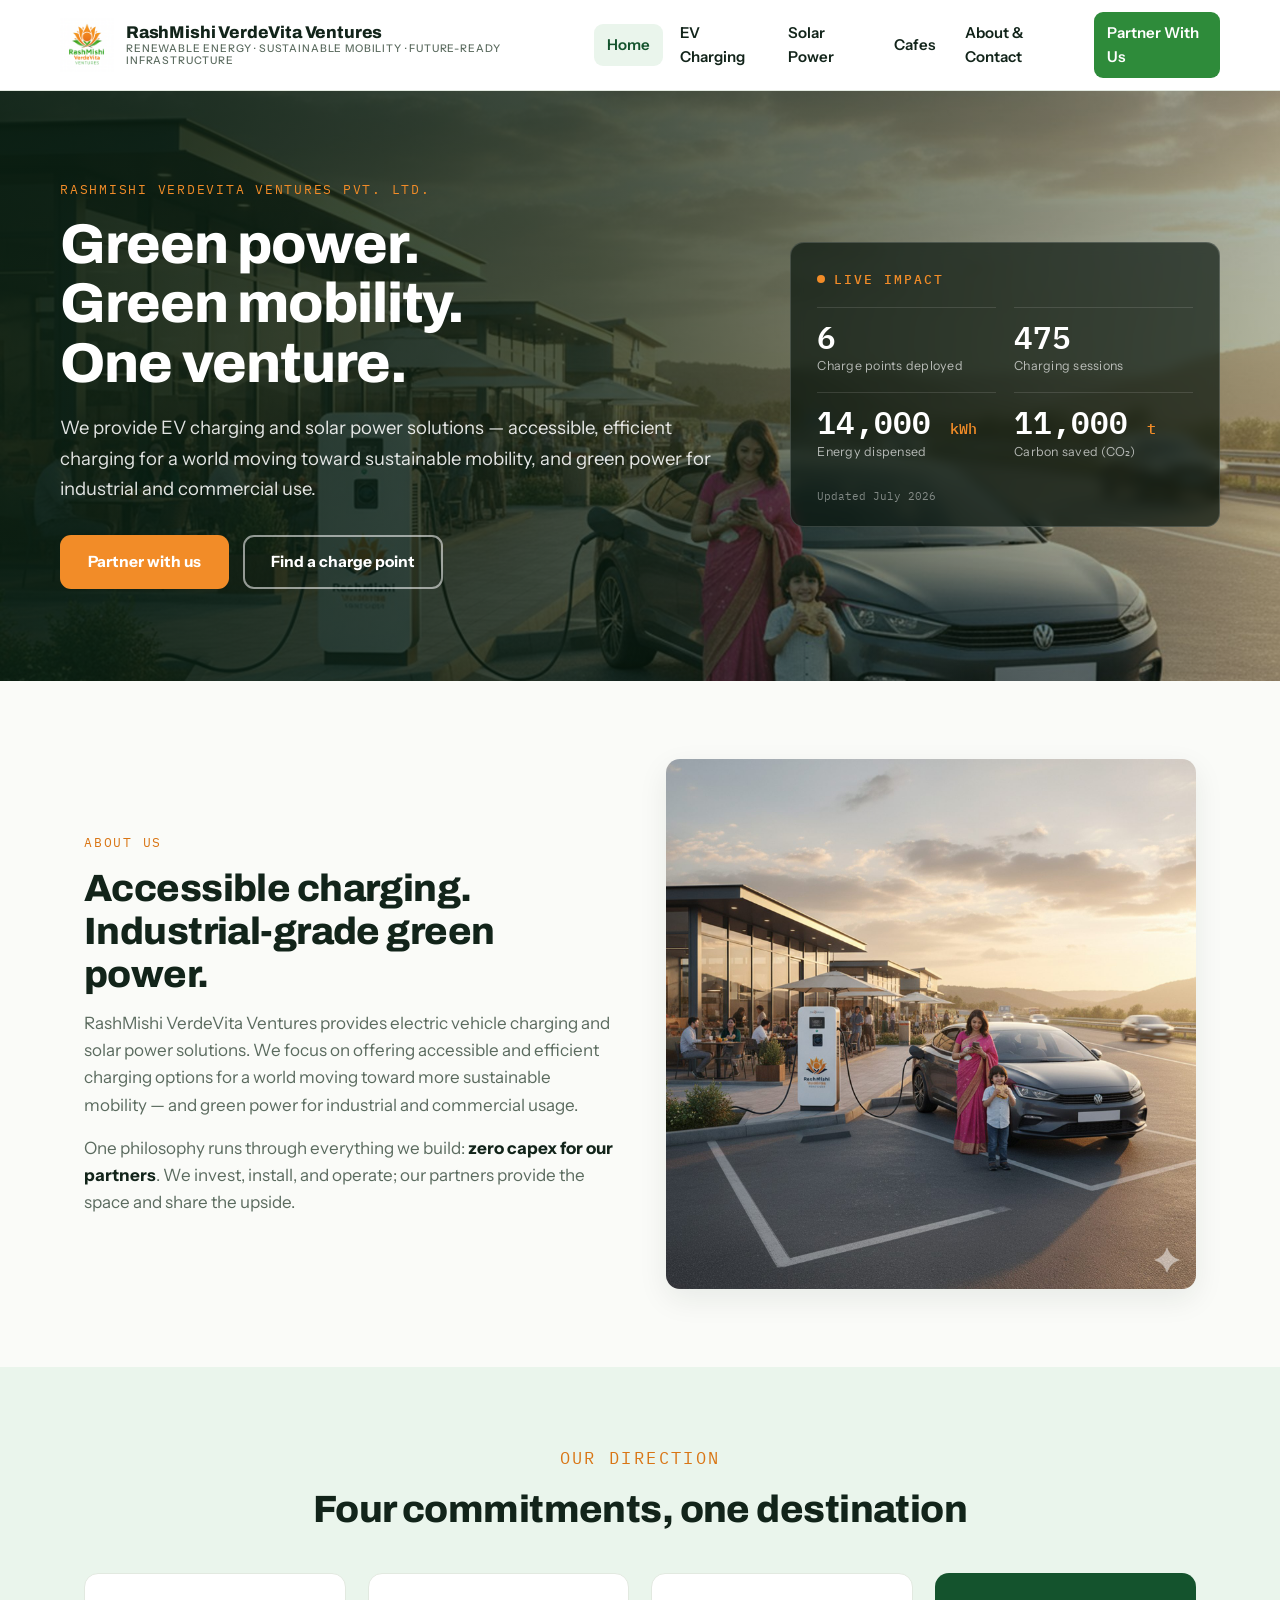
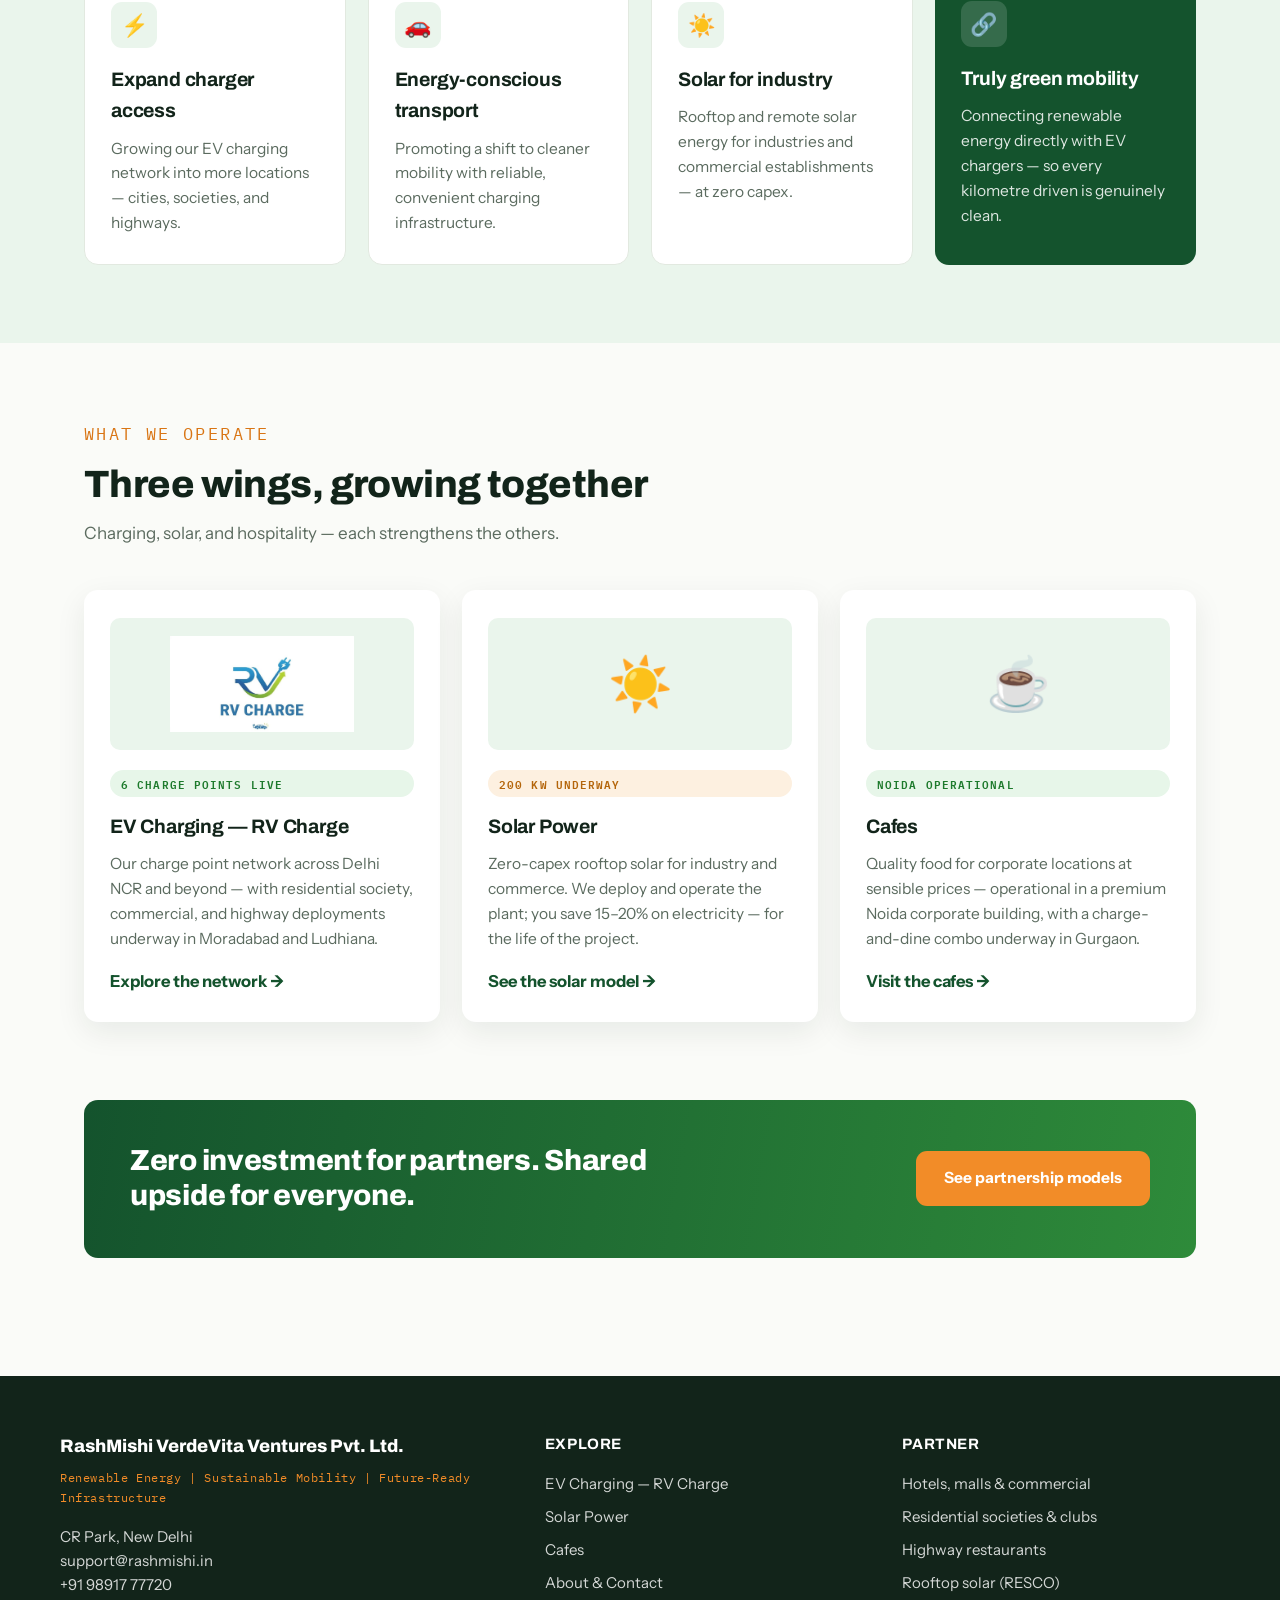
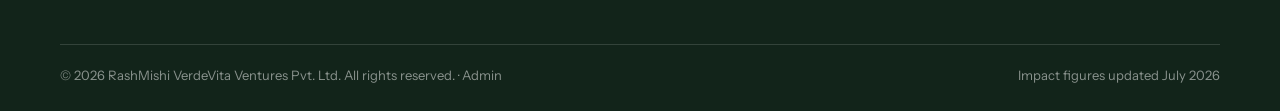
<file: index.html>
<!DOCTYPE html>
<html lang="en">
<head>
<meta charset="UTF-8">
<meta name="viewport" content="width=device-width, initial-scale=1.0">
<title>RashMishi VerdeVita Ventures — Renewable Energy, Sustainable Mobility</title>
<meta name="description" content="RashMishi VerdeVita Ventures Pvt. Ltd. — EV charging (RV Charge), zero-capex rooftop solar, and destination cafes. Renewable Energy | Sustainable Mobility | Future-Ready Infrastructure.">
<link rel="preconnect" href="https://fonts.googleapis.com">
<link rel="preconnect" href="https://fonts.gstatic.com" crossorigin>
<link href="https://fonts.googleapis.com/css2?family=Archivo:wght@600;700;800&family=Instrument+Sans:wght@400;500;600;700&family=IBM+Plex+Mono:wght@400;500;600&display=swap" rel="stylesheet">
<link rel="stylesheet" href="css/style.css">
</head>
<body>

<header class="site-header">
  <div class="wrap header-bar">
    <a class="brand" href="index.html">
      <img src="assets/rvvpl-logo.png" alt="RashMishi VerdeVita Ventures logo">
      <span class="brand-name">RashMishi VerdeVita Ventures
        <small>Renewable Energy · Sustainable Mobility · Future-Ready Infrastructure</small>
      </span>
    </a>
    <button class="nav-toggle" aria-expanded="false" aria-controls="nav">Menu</button>
    <nav class="site-nav" id="nav" aria-label="Main">
      <a href="index.html" class="active">Home</a>
      <a href="ev-charging.html">EV Charging</a>
      <a href="solar.html">Solar Power</a>
      <a href="cafes.html">Cafes</a>
      <a href="about.html">About &amp; Contact</a>
      <a href="partners.html" class="nav-cta">Partner With Us</a>
    </nav>
  </div>
</header>

<main>
  <!-- Hero -->
  <section class="hero has-image">
    <div class="hero-bg" style="background-image:url('assets/hero-vision.jpg')"></div>
    <div class="wrap hero-inner">
      <div>
        <p class="eyebrow">RashMishi VerdeVita Ventures Pvt. Ltd.</p>
        <h1>Green power.<br>Green mobility.<br>One venture.</h1>
        <p class="lead">We provide EV charging and solar power solutions — accessible, efficient charging for a world moving toward sustainable mobility, and green power for industrial and commercial use.</p>
        <div class="hero-ctas">
          <a class="btn btn-secondary" href="partners.html">Partner with us</a>
          <a class="btn btn-ghost" href="ev-charging.html">Find a charge point</a>
        </div>
      </div>
      <aside class="impact-meter" aria-label="Live impact statistics">
        <h2><span class="pulse" aria-hidden="true"></span> Live impact</h2>
        <div class="impact-grid">
          <div class="impact-stat">
            <div class="num"><span data-stat="chargePoints">6</span></div>
            <div class="label">Charge points deployed</div>
          </div>
          <div class="impact-stat">
            <div class="num"><span data-stat="sessions">—</span></div>
            <div class="label">Charging sessions</div>
          </div>
          <div class="impact-stat">
            <div class="num"><span data-stat="kwhDispensed">—</span> <span class="unit">kWh</span></div>
            <div class="label">Energy dispensed</div>
          </div>
          <div class="impact-stat">
            <div class="num"><span data-stat="carbonTonnes">—</span> <span class="unit">t</span></div>
            <div class="label">Carbon saved (CO₂)</div>
          </div>
        </div>
        <p class="impact-updated">Updated <span data-stat="updatedLabel">July 2026</span></p>
      </aside>
    </div>
  </section>

  <!-- About -->
  <section class="section">
    <div class="wrap split">
      <div>
        <p class="eyebrow on-light">About us</p>
        <h2 class="title">Accessible charging.<br>Industrial-grade green power.</h2>
        <p style="color:var(--muted); font-size:17px; margin-bottom:16px;">RashMishi VerdeVita Ventures provides electric vehicle charging and solar power solutions. We focus on offering accessible and efficient charging options for a world moving toward more sustainable mobility — and green power for industrial and commercial usage.</p>
        <p style="color:var(--muted); font-size:17px;">One philosophy runs through everything we build: <strong style="color:var(--ink)">zero capex for our partners</strong>. We invest, install, and operate; our partners provide the space and share the upside.</p>
      </div>
      <div class="visual">
        <img src="assets/hero-vision.jpg" alt="An RV Charge charging plaza with a cafe, where a family charges their EV at a RashMishi-branded fast charger">
      </div>
    </div>
  </section>

  <!-- Our Direction -->
  <section class="section tint">
    <div class="wrap">
      <div class="section-head center">
        <p class="eyebrow on-light">Our direction</p>
        <h2 class="title">Four commitments, one destination</h2>
      </div>
      <div class="grid cols-4">
        <div class="card">
          <div class="icon" aria-hidden="true">⚡</div>
          <h3>Expand charger access</h3>
          <p>Growing our EV charging network into more locations — cities, societies, and highways.</p>
        </div>
        <div class="card">
          <div class="icon" aria-hidden="true">🚗</div>
          <h3>Energy-conscious transport</h3>
          <p>Promoting a shift to cleaner mobility with reliable, convenient charging infrastructure.</p>
        </div>
        <div class="card">
          <div class="icon" aria-hidden="true">☀️</div>
          <h3>Solar for industry</h3>
          <p>Rooftop and remote solar energy for industries and commercial establishments — at zero capex.</p>
        </div>
        <div class="card feature">
          <div class="icon" aria-hidden="true">🔗</div>
          <h3>Truly green mobility</h3>
          <p>Connecting renewable energy directly with EV chargers — so every kilometre driven is genuinely clean.</p>
        </div>
      </div>
    </div>
  </section>

  <!-- Three wings -->
  <section class="section">
    <div class="wrap">
      <div class="section-head">
        <p class="eyebrow on-light">What we operate</p>
        <h2 class="title">Three wings, growing together</h2>
        <p>Charging, solar, and hospitality — each strengthens the others.</p>
      </div>
      <div class="grid cols-3">
        <article class="card raised wing-card">
          <div class="wing-media"><img src="assets/rv-charge-logo.jpg" alt="RV Charge logo"></div>
          <span class="badge live">6 charge points live</span>
          <h3>EV Charging — RV Charge</h3>
          <p>Our charge point network across Delhi NCR and beyond — with residential society, commercial, and highway deployments underway in Moradabad and Ludhiana.</p>
          <a class="more" href="ev-charging.html">Explore the network →</a>
        </article>
        <article class="card raised wing-card">
          <div class="wing-media emoji" aria-hidden="true">☀️</div>
          <span class="badge soon">200 kW underway</span>
          <h3>Solar Power</h3>
          <p>Zero-capex rooftop solar for industry and commerce. We deploy and operate the plant; you save 15–20% on electricity — for the life of the project.</p>
          <a class="more" href="solar.html">See the solar model →</a>
        </article>
        <article class="card raised wing-card">
          <div class="wing-media emoji" aria-hidden="true">☕</div>
          <span class="badge live">Noida operational</span>
          <h3>Cafes</h3>
          <p>Quality food for corporate locations at sensible prices — operational in a premium Noida corporate building, with a charge-and-dine combo underway in Gurgaon.</p>
          <a class="more" href="cafes.html">Visit the cafes →</a>
        </article>
      </div>
    </div>
  </section>

  <!-- Zero-capex strip -->
  <section class="section" style="padding-top:0;">
    <div class="wrap">
      <div class="quote-strip">
        <h2>Zero investment for partners. Shared upside for everyone.</h2>
        <a class="btn btn-secondary" href="partners.html">See partnership models</a>
      </div>
    </div>
  </section>
</main>

<footer class="site-footer">
  <div class="wrap footer-grid">
    <div>
      <p class="footer-brand">RashMishi VerdeVita Ventures Pvt. Ltd.</p>
      <p class="footer-tagline">Renewable Energy | Sustainable Mobility | Future-Ready Infrastructure</p>
      <p style="font-size:15px;">CR Park, New Delhi<br>
        <a href="mailto:support@rashmishi.in">support@rashmishi.in</a><br>
        <a href="tel:+919891777720">+91 98917 77720</a>
      </p>
    </div>
    <div>
      <h3>Explore</h3>
      <ul>
        <li><a href="ev-charging.html">EV Charging — RV Charge</a></li>
        <li><a href="solar.html">Solar Power</a></li>
        <li><a href="cafes.html">Cafes</a></li>
        <li><a href="about.html">About &amp; Contact</a></li>
      </ul>
    </div>
    <div>
      <h3>Partner</h3>
      <ul>
        <li><a href="partners.html#commercial">Hotels, malls &amp; commercial</a></li>
        <li><a href="partners.html#residential">Residential societies &amp; clubs</a></li>
        <li><a href="partners.html#highway">Highway restaurants</a></li>
        <li><a href="solar.html">Rooftop solar (RESCO)</a></li>
      </ul>
    </div>
  </div>
  <div class="wrap footer-note">
    <span>© 2026 RashMishi VerdeVita Ventures Pvt. Ltd. All rights reserved. · <a href="admin.html" style="color:inherit">Admin</a></span>
    <span>Impact figures updated <span data-stat="updatedLabel">July 2026</span></span>
  </div>
</footer>

<script src="js/site.js"></script>
</body>
</html>
</file>
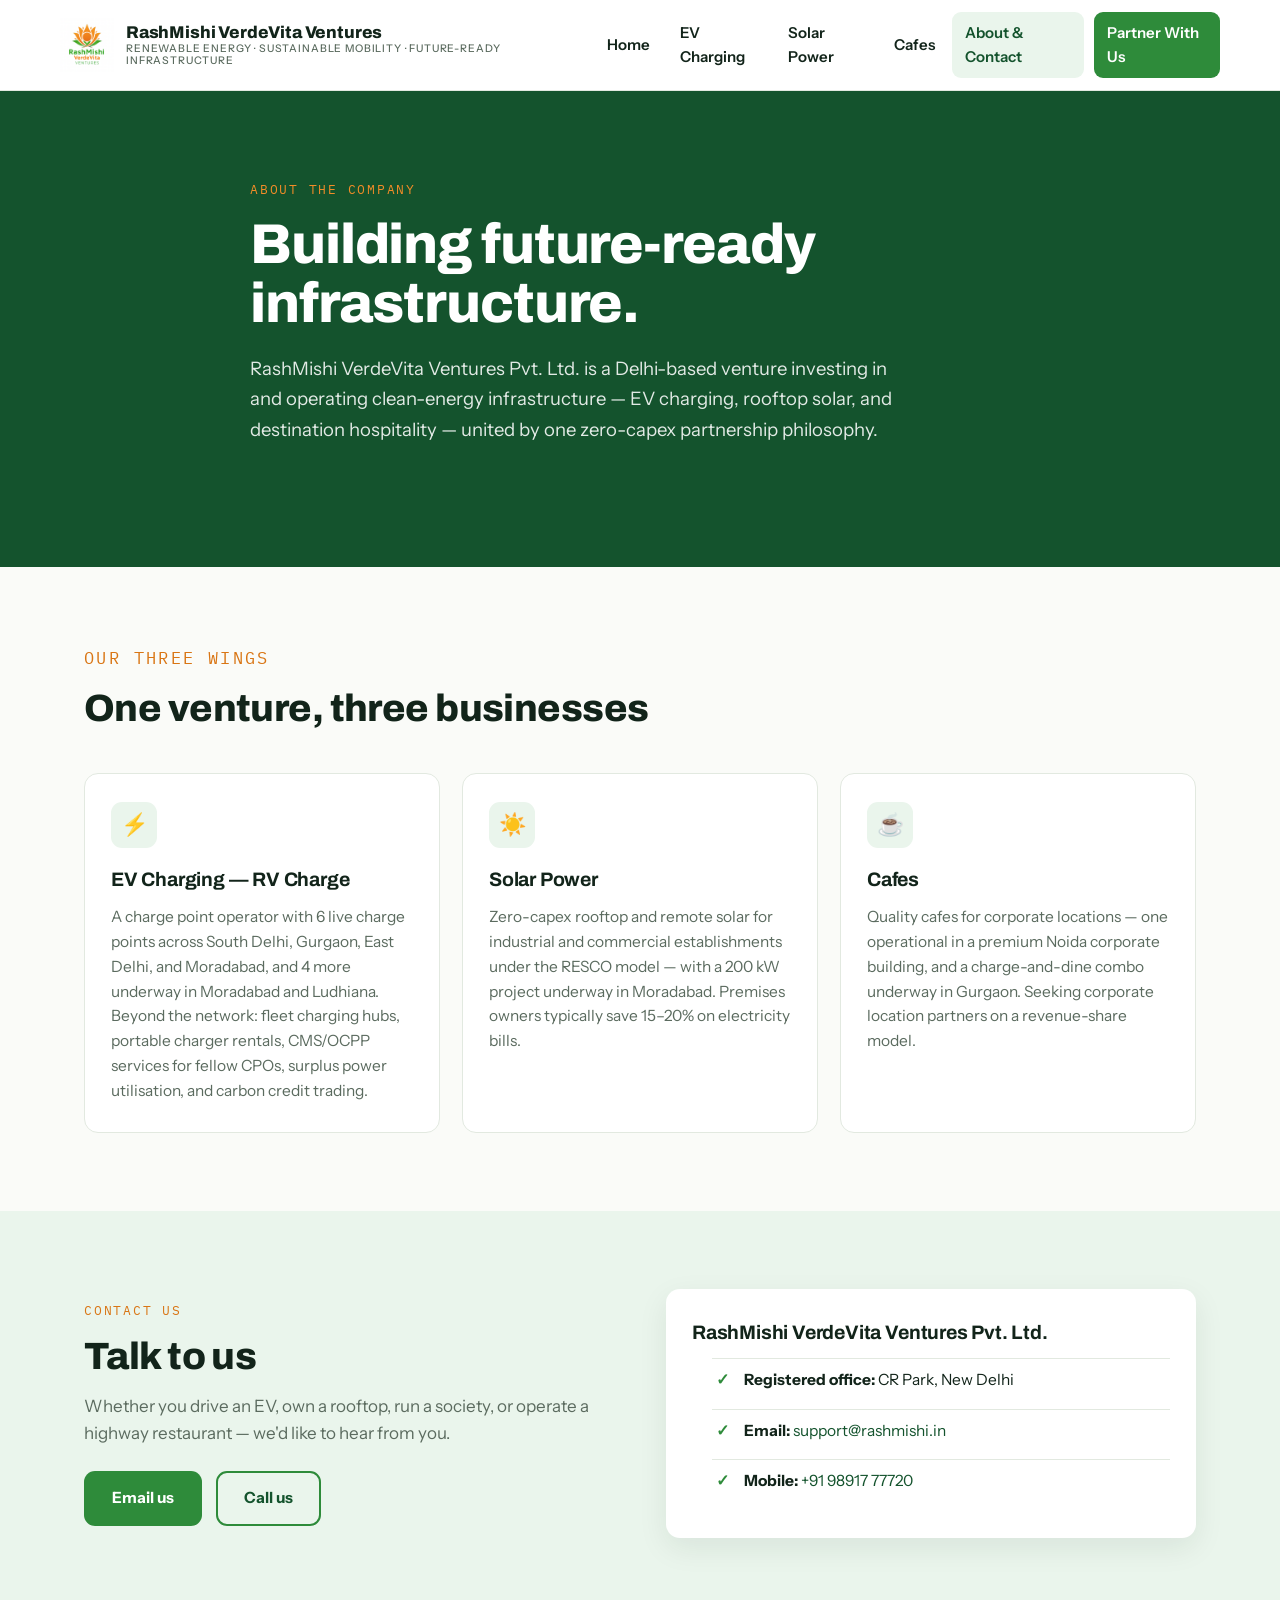
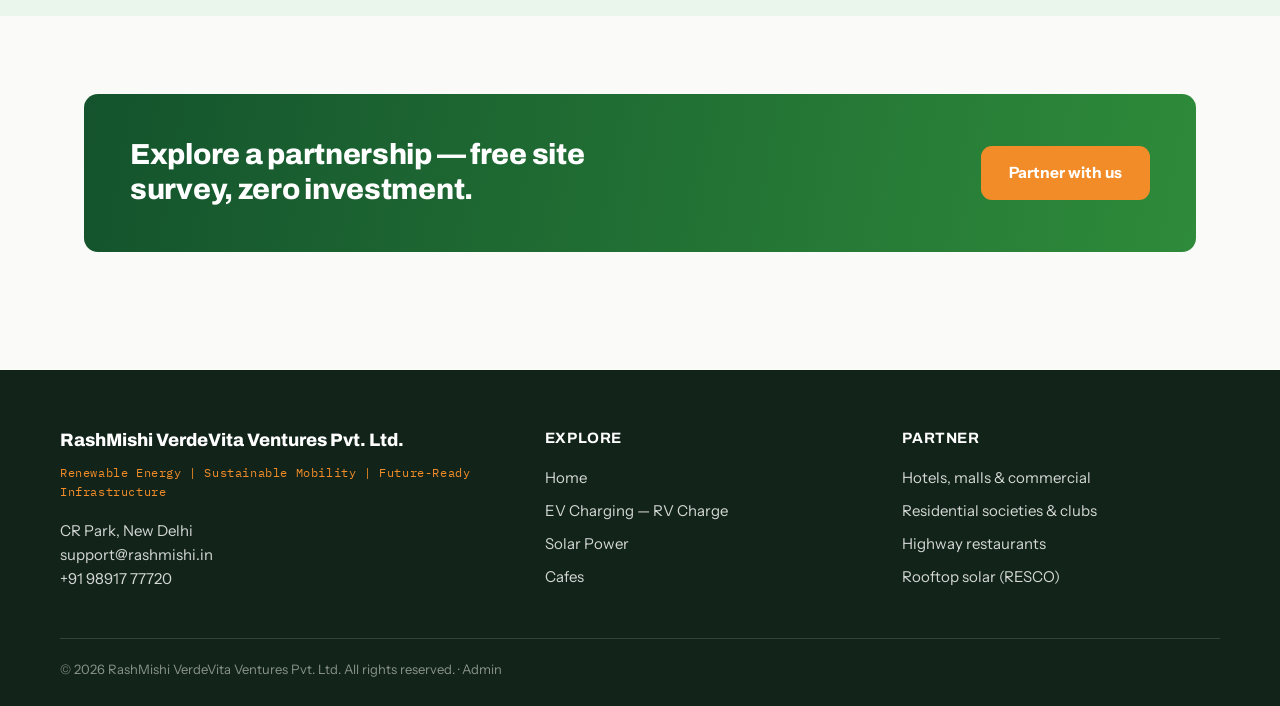
<file: about.html>
<!DOCTYPE html>
<html lang="en">
<head>
<meta charset="UTF-8">
<meta name="viewport" content="width=device-width, initial-scale=1.0">
<title>About &amp; Contact | RashMishi VerdeVita Ventures Pvt. Ltd.</title>
<meta name="description" content="RashMishi VerdeVita Ventures Pvt. Ltd. — a Delhi-based venture operating EV charging (RV Charge), zero-capex rooftop solar, and destination cafes. Contact: support@rashmishi.in.">
<link rel="preconnect" href="https://fonts.googleapis.com">
<link rel="preconnect" href="https://fonts.gstatic.com" crossorigin>
<link href="https://fonts.googleapis.com/css2?family=Archivo:wght@600;700;800&family=Instrument+Sans:wght@400;500;600;700&family=IBM+Plex+Mono:wght@400;500;600&display=swap" rel="stylesheet">
<link rel="stylesheet" href="css/style.css">
</head>
<body>

<header class="site-header">
  <div class="wrap header-bar">
    <a class="brand" href="index.html">
      <img src="assets/rvvpl-logo.png" alt="RashMishi VerdeVita Ventures logo">
      <span class="brand-name">RashMishi VerdeVita Ventures
        <small>Renewable Energy · Sustainable Mobility · Future-Ready Infrastructure</small>
      </span>
    </a>
    <button class="nav-toggle" aria-expanded="false" aria-controls="nav">Menu</button>
    <nav class="site-nav" id="nav" aria-label="Main">
      <a href="index.html">Home</a>
      <a href="ev-charging.html">EV Charging</a>
      <a href="solar.html">Solar Power</a>
      <a href="cafes.html">Cafes</a>
      <a href="about.html" class="active">About &amp; Contact</a>
      <a href="partners.html" class="nav-cta">Partner With Us</a>
    </nav>
  </div>
</header>

<main>
  <!-- Hero -->
  <section class="hero">
    <div class="wrap hero-inner single">
      <div>
        <p class="eyebrow">About the company</p>
        <h1>Building future-ready infrastructure.</h1>
        <p class="lead">RashMishi VerdeVita Ventures Pvt. Ltd. is a Delhi-based venture investing in and operating clean-energy infrastructure — EV charging, rooftop solar, and destination hospitality — united by one zero-capex partnership philosophy.</p>
      </div>
    </div>
  </section>

  <!-- Wings summary -->
  <section class="section">
    <div class="wrap">
      <div class="section-head">
        <p class="eyebrow on-light">Our three wings</p>
        <h2 class="title">One venture, three businesses</h2>
      </div>
      <div class="grid cols-3">
        <div class="card">
          <div class="icon" aria-hidden="true">⚡</div>
          <h3>EV Charging — RV Charge</h3>
          <p>A charge point operator with 6 live charge points across South Delhi, Gurgaon, East Delhi, and Moradabad, and 4 more underway in Moradabad and Ludhiana. Beyond the network: fleet charging hubs, portable charger rentals, CMS/OCPP services for fellow CPOs, surplus power utilisation, and carbon credit trading.</p>
        </div>
        <div class="card">
          <div class="icon" aria-hidden="true">☀️</div>
          <h3>Solar Power</h3>
          <p>Zero-capex rooftop and remote solar for industrial and commercial establishments under the RESCO model — with a 200 kW project underway in Moradabad. Premises owners typically save 15–20% on electricity bills.</p>
        </div>
        <div class="card">
          <div class="icon" aria-hidden="true">☕</div>
          <h3>Cafes</h3>
          <p>Quality cafes for corporate locations — one operational in a premium Noida corporate building, and a charge-and-dine combo underway in Gurgaon. Seeking corporate location partners on a revenue-share model.</p>
        </div>
      </div>
    </div>
  </section>

  <!-- Contact -->
  <section class="section tint" id="contact">
    <div class="wrap split">
      <div>
        <p class="eyebrow on-light">Contact us</p>
        <h2 class="title">Talk to us</h2>
        <p style="color:var(--muted); font-size:17px; margin-bottom:24px;">Whether you drive an EV, own a rooftop, run a society, or operate a highway restaurant — we'd like to hear from you.</p>
        <div class="hero-ctas">
          <a class="btn btn-primary" href="mailto:support@rashmishi.in">Email us</a>
          <a class="btn btn-outline" href="tel:+919891777720">Call us</a>
        </div>
      </div>
      <div>
        <div class="card raised">
          <h3>RashMishi VerdeVita Ventures Pvt. Ltd.</h3>
          <ul class="checklist">
            <li><strong>Registered office:</strong> CR Park, New Delhi</li>
            <li><strong>Email:</strong> <a href="mailto:support@rashmishi.in">support@rashmishi.in</a></li>
            <li><strong>Mobile:</strong> <a href="tel:+919891777720">+91 98917 77720</a></li>
          </ul>
        </div>
      </div>
    </div>
  </section>

  <!-- CTA -->
  <section class="section">
    <div class="wrap">
      <div class="quote-strip">
        <h2>Explore a partnership — free site survey, zero investment.</h2>
        <a class="btn btn-secondary" href="partners.html">Partner with us</a>
      </div>
    </div>
  </section>
</main>

<footer class="site-footer">
  <div class="wrap footer-grid">
    <div>
      <p class="footer-brand">RashMishi VerdeVita Ventures Pvt. Ltd.</p>
      <p class="footer-tagline">Renewable Energy | Sustainable Mobility | Future-Ready Infrastructure</p>
      <p style="font-size:15px;">CR Park, New Delhi<br>
        <a href="mailto:support@rashmishi.in">support@rashmishi.in</a><br>
        <a href="tel:+919891777720">+91 98917 77720</a>
      </p>
    </div>
    <div>
      <h3>Explore</h3>
      <ul>
        <li><a href="index.html">Home</a></li>
        <li><a href="ev-charging.html">EV Charging — RV Charge</a></li>
        <li><a href="solar.html">Solar Power</a></li>
        <li><a href="cafes.html">Cafes</a></li>
      </ul>
    </div>
    <div>
      <h3>Partner</h3>
      <ul>
        <li><a href="partners.html#commercial">Hotels, malls &amp; commercial</a></li>
        <li><a href="partners.html#residential">Residential societies &amp; clubs</a></li>
        <li><a href="partners.html#highway">Highway restaurants</a></li>
        <li><a href="solar.html">Rooftop solar (RESCO)</a></li>
      </ul>
    </div>
  </div>
  <div class="wrap footer-note">
    <span>© 2026 RashMishi VerdeVita Ventures Pvt. Ltd. All rights reserved. · <a href="admin.html" style="color:inherit">Admin</a></span>
  </div>
</footer>

<script src="js/site.js"></script>
</body>
</html>
</file>
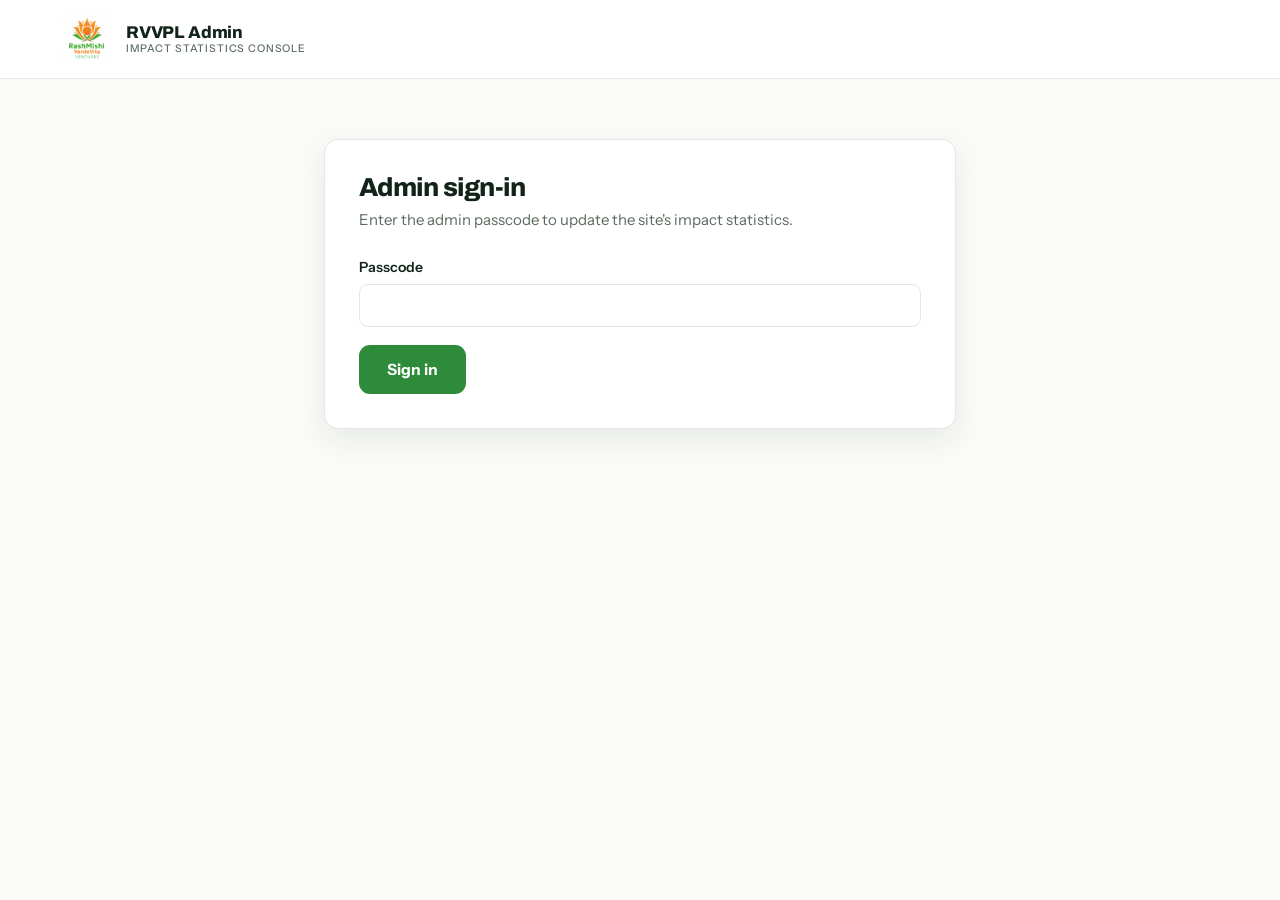
<file: admin.html>
<!DOCTYPE html>
<html lang="en">
<head>
<meta charset="UTF-8">
<meta name="viewport" content="width=device-width, initial-scale=1.0">
<title>Admin — Update Impact Stats | RVVPL</title>
<meta name="robots" content="noindex, nofollow">
<link href="https://fonts.googleapis.com/css2?family=Archivo:wght@700;800&family=Instrument+Sans:wght@400;500;600;700&family=IBM+Plex+Mono:wght@400;500;600&display=swap" rel="stylesheet">
<link rel="stylesheet" href="css/style.css">
<style>
  .admin-wrap { max-width: 680px; margin: 60px auto; padding: 0 24px; }
  .admin-card { background:#fff; border:1px solid var(--line); border-radius:var(--radius); padding:34px; box-shadow:var(--shadow); }
  .admin-card h1 { font-size:26px; margin-bottom:6px; }
  .admin-card p.sub { color:var(--muted); font-size:15px; margin-bottom:24px; }
  .field { margin-bottom:18px; }
  .field label { display:block; font-weight:600; font-size:14px; margin-bottom:6px; }
  .field small { display:block; color:var(--muted); font-size:12.5px; margin-top:4px; }
  .field input { width:100%; padding:11px 14px; border:1.5px solid var(--line); border-radius:9px; font:500 15px var(--font-mono); }
  .field input:focus { outline:none; border-color:var(--verde); }
  .row { display:grid; grid-template-columns:1fr 1fr; gap:16px; }
  .actions { display:flex; flex-wrap:wrap; gap:12px; margin-top:8px; }
  .msg { margin-top:16px; padding:12px 16px; border-radius:9px; font-size:14px; display:none; }
  .msg.ok { display:block; background:#e7f6e9; color:#1d7a2c; }
  textarea.code { width:100%; min-height:220px; margin-top:14px; padding:14px; font:13px/1.5 var(--font-mono); border:1.5px solid var(--line); border-radius:9px; background:#f6f8f5; }
  .hidden { display:none; }
  .note { background:#fdf0e0; color:#7a4a08; border-radius:9px; padding:14px 16px; font-size:13.5px; margin-top:22px; }
  @media (max-width:600px){ .row{grid-template-columns:1fr;} }
</style>
</head>
<body>

<header class="site-header">
  <div class="wrap header-bar">
    <a class="brand" href="index.html">
      <img src="assets/rvvpl-logo.png" alt="RashMishi VerdeVita Ventures logo">
      <span class="brand-name">RVVPL Admin<small>Impact statistics console</small></span>
    </a>
  </div>
</header>

<div class="admin-wrap">
  <!-- Gate -->
  <div class="admin-card" id="gate">
    <h1 style="font-family:var(--font-display)">Admin sign-in</h1>
    <p class="sub">Enter the admin passcode to update the site's impact statistics.</p>
    <div class="field">
      <label for="pass">Passcode</label>
      <input type="password" id="pass" autocomplete="current-password">
    </div>
    <button class="btn btn-primary" onclick="unlock()">Sign in</button>
    <p class="msg" id="gate-msg"></p>
  </div>

  <!-- Console -->
  <div class="admin-card hidden" id="console">
    <h1 style="font-family:var(--font-display)">Update impact stats</h1>
    <p class="sub">Leave a field blank to show "—" on the site. Numbers only, no commas.</p>
    <div class="row">
      <div class="field"><label>Charge points deployed</label><input id="chargePoints" inputmode="numeric"></div>
      <div class="field"><label>Charge points underway</label><input id="pipelinePoints" inputmode="numeric"></div>
      <div class="field"><label>Charging sessions</label><input id="sessions" inputmode="numeric"></div>
      <div class="field"><label>Energy dispensed (kWh)</label><input id="kwhDispensed" inputmode="numeric"></div>
      <div class="field"><label>Carbon saved (tonnes CO₂)</label><input id="carbonTonnes" inputmode="numeric"></div>
      <div class="field"><label>Solar capacity underway (kW)</label><input id="solarKwUnderway" inputmode="numeric"></div>
    </div>
    <div class="field"><label>"Updated" label</label><input id="updatedLabel" placeholder="e.g. August 2026"></div>
    <div class="actions">
      <button class="btn btn-primary" onclick="saveStats()">Save to this browser</button>
      <button class="btn btn-outline" onclick="genCode()">Generate permanent code</button>
      <button class="btn btn-outline" onclick="resetStats()">Reset to file defaults</button>
    </div>
    <p class="msg ok" id="save-msg">Saved. Pages viewed in this browser now show the new figures.</p>
    <textarea class="code hidden" id="codeout" readonly aria-label="Generated site.js block"></textarea>
    <div class="note"><strong>How this works:</strong> "Save to this browser" updates the numbers instantly, but only on this device (stored locally). To publish new figures for <em>all</em> visitors, click "Generate permanent code" and paste the block into <code>js/site.js</code>, replacing the IMPACT_STATS block — or connect a small backend when the site goes live for true one-click publishing. The passcode is a light screen for convenience, not real security; keep this page unlinked in production or protect it at the hosting level.</div>
  </div>
</div>

<script src="js/site.js"></script>
<script>
var PASSCODE = "rvvpl@2026"; // change this before going live

function unlock() {
  if (document.getElementById("pass").value === PASSCODE) {
    document.getElementById("gate").classList.add("hidden");
    document.getElementById("console").classList.remove("hidden");
    fillForm();
  } else {
    var m = document.getElementById("gate-msg");
    m.className = "msg ok"; m.style.background = "#fdecec"; m.style.color = "#a12626";
    m.textContent = "Incorrect passcode.";
  }
}
document.getElementById("pass").addEventListener("keydown", function(e){ if(e.key==="Enter") unlock(); });

var KEYS = ["chargePoints","pipelinePoints","sessions","kwhDispensed","carbonTonnes","solarKwUnderway","updatedLabel"];

function fillForm() {
  KEYS.forEach(function(k){
    var v = IMPACT_STATS[k];
    document.getElementById(k).value = (v === null || v === undefined) ? "" : v;
  });
}
function readForm() {
  var out = {};
  KEYS.forEach(function(k){
    var raw = document.getElementById(k).value.trim();
    if (k === "updatedLabel") { out[k] = raw || IMPACT_STATS.updatedLabel; }
    else { out[k] = raw === "" ? null : Number(raw.replace(/[,\s]/g,"")); }
  });
  return out;
}
function saveStats() {
  localStorage.setItem("rvvpl_stats", JSON.stringify(readForm()));
  document.getElementById("save-msg").style.display = "block";
  setTimeout(function(){ document.getElementById("save-msg").style.display = "none"; }, 3500);
}
function resetStats() {
  localStorage.removeItem("rvvpl_stats");
  location.reload();
}
function genCode() {
  var s = readForm();
  function v(x){ return x === null ? "null" : (typeof x === "string" ? '"' + x + '"' : x); }
  var code =
"const IMPACT_STATS = {\n" +
"  chargePoints: " + v(s.chargePoints) + ",\n" +
"  pipelinePoints: " + v(s.pipelinePoints) + ",\n" +
"  sessions: " + v(s.sessions) + ",\n" +
"  kwhDispensed: " + v(s.kwhDispensed) + ",\n" +
"  carbonTonnes: " + v(s.carbonTonnes) + ",\n" +
"  solarKwUnderway: " + v(s.solarKwUnderway) + ",\n" +
"  updatedLabel: " + v(s.updatedLabel) + "\n" +
"};";
  var ta = document.getElementById("codeout");
  ta.value = code;
  ta.classList.remove("hidden");
  ta.focus(); ta.select();
}
</script>
</body>
</html>
</file>
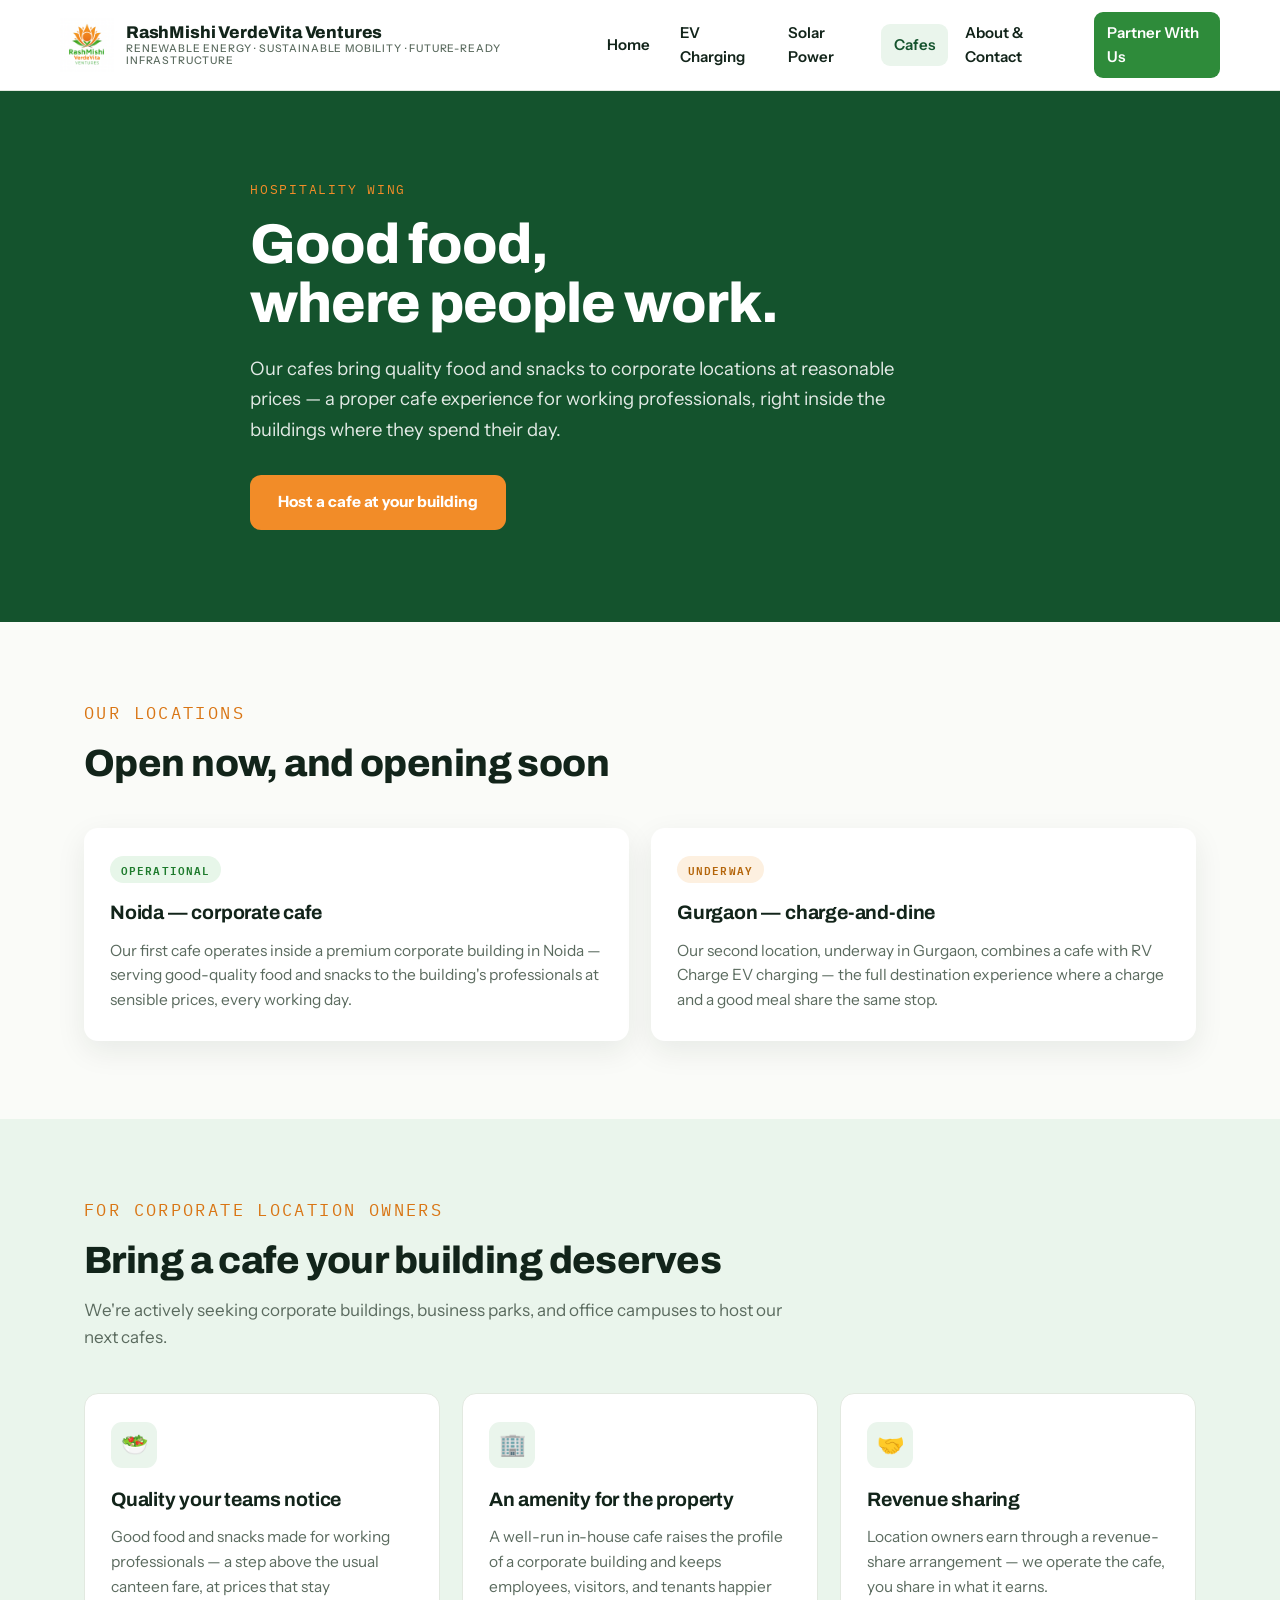
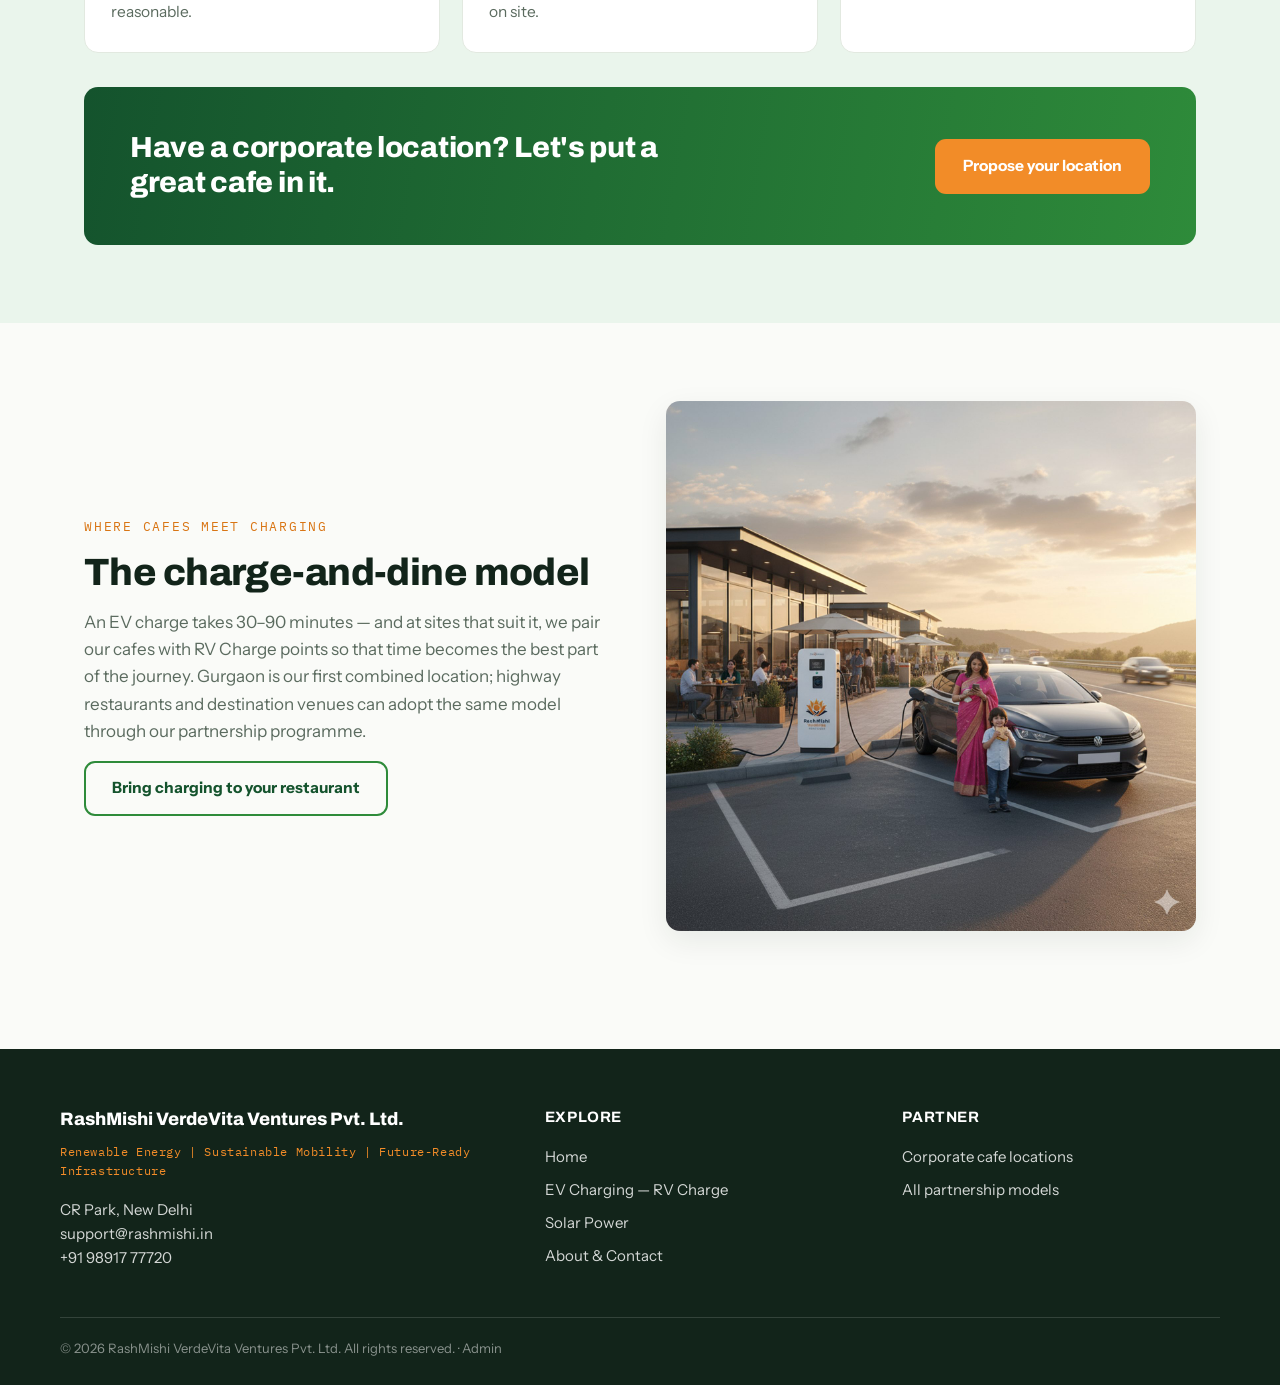
<file: cafes.html>
<!DOCTYPE html>
<html lang="en">
<head>
<meta charset="UTF-8">
<meta name="viewport" content="width=device-width, initial-scale=1.0">
<title>Cafes — Corporate &amp; Destination Dining | RashMishi VerdeVita Ventures</title>
<meta name="description" content="Quality cafes for corporate locations — operational in Noida, with a charge-and-dine combo underway in Gurgaon. Corporate location partners welcome.">
<link rel="preconnect" href="https://fonts.googleapis.com">
<link rel="preconnect" href="https://fonts.gstatic.com" crossorigin>
<link href="https://fonts.googleapis.com/css2?family=Archivo:wght@600;700;800&family=Instrument+Sans:wght@400;500;600;700&family=IBM+Plex+Mono:wght@400;500;600&display=swap" rel="stylesheet">
<link rel="stylesheet" href="css/style.css">
</head>
<body>

<header class="site-header">
  <div class="wrap header-bar">
    <a class="brand" href="index.html">
      <img src="assets/rvvpl-logo.png" alt="RashMishi VerdeVita Ventures logo">
      <span class="brand-name">RashMishi VerdeVita Ventures
        <small>Renewable Energy · Sustainable Mobility · Future-Ready Infrastructure</small>
      </span>
    </a>
    <button class="nav-toggle" aria-expanded="false" aria-controls="nav">Menu</button>
    <nav class="site-nav" id="nav" aria-label="Main">
      <a href="index.html">Home</a>
      <a href="ev-charging.html">EV Charging</a>
      <a href="solar.html">Solar Power</a>
      <a href="cafes.html" class="active">Cafes</a>
      <a href="about.html">About &amp; Contact</a>
      <a href="partners.html" class="nav-cta">Partner With Us</a>
    </nav>
  </div>
</header>

<main>
  <!-- Hero -->
  <section class="hero">
    <div class="wrap hero-inner single">
      <div>
        <p class="eyebrow">Hospitality wing</p>
        <h1>Good food,<br>where people work.</h1>
        <p class="lead">Our cafes bring quality food and snacks to corporate locations at reasonable prices — a proper cafe experience for working professionals, right inside the buildings where they spend their day.</p>
        <div class="hero-ctas">
          <a class="btn btn-secondary" href="partners.html#cafe-partners">Host a cafe at your building</a>
        </div>
      </div>
    </div>
  </section>

  <!-- Locations -->
  <section class="section">
    <div class="wrap">
      <div class="section-head">
        <p class="eyebrow on-light">Our locations</p>
        <h2 class="title">Open now, and opening soon</h2>
      </div>
      <div class="grid cols-2">
        <article class="card raised">
          <span class="badge live">Operational</span>
          <h3>Noida — corporate cafe</h3>
          <p>Our first cafe operates inside a premium corporate building in Noida — serving good-quality food and snacks to the building's professionals at sensible prices, every working day.</p>
        </article>
        <article class="card raised">
          <span class="badge soon">Underway</span>
          <h3>Gurgaon — charge-and-dine</h3>
          <p>Our second location, underway in Gurgaon, combines a cafe with RV Charge EV charging — the full destination experience where a charge and a good meal share the same stop.</p>
        </article>
      </div>
    </div>
  </section>

  <!-- Corporate cafe pitch -->
  <section class="section tint">
    <div class="wrap">
      <div class="section-head">
        <p class="eyebrow on-light">For corporate location owners</p>
        <h2 class="title">Bring a cafe your building deserves</h2>
        <p>We're actively seeking corporate buildings, business parks, and office campuses to host our next cafes.</p>
      </div>
      <div class="grid cols-3">
        <div class="card">
          <div class="icon" aria-hidden="true">🥗</div>
          <h3>Quality your teams notice</h3>
          <p>Good food and snacks made for working professionals — a step above the usual canteen fare, at prices that stay reasonable.</p>
        </div>
        <div class="card">
          <div class="icon" aria-hidden="true">🏢</div>
          <h3>An amenity for the property</h3>
          <p>A well-run in-house cafe raises the profile of a corporate building and keeps employees, visitors, and tenants happier on site.</p>
        </div>
        <div class="card">
          <div class="icon" aria-hidden="true">🤝</div>
          <h3>Revenue sharing</h3>
          <p>Location owners earn through a revenue-share arrangement — we operate the cafe, you share in what it earns.</p>
        </div>
      </div>
      <div class="quote-strip" style="margin-top:34px;">
        <h2>Have a corporate location? Let's put a great cafe in it.</h2>
        <a class="btn btn-secondary" href="mailto:support@rashmishi.in?subject=Corporate%20cafe%20partnership">Propose your location</a>
      </div>
    </div>
  </section>

  <!-- Synergy -->
  <section class="section">
    <div class="wrap split">
      <div>
        <p class="eyebrow on-light">Where cafes meet charging</p>
        <h2 class="title">The charge-and-dine model</h2>
        <p style="color:var(--muted); font-size:17px; margin-bottom:16px;">An EV charge takes 30–90 minutes — and at sites that suit it, we pair our cafes with RV Charge points so that time becomes the best part of the journey. Gurgaon is our first combined location; highway restaurants and destination venues can adopt the same model through our partnership programme.</p>
        <a class="btn btn-outline" href="partners.html#highway">Bring charging to your restaurant</a>
      </div>
      <div class="visual">
        <img src="assets/hero-vision.jpg" alt="An RV Charge charging plaza beside a busy cafe — the charge-and-dine concept">
      </div>
    </div>
  </section>
</main>

<footer class="site-footer">
  <div class="wrap footer-grid">
    <div>
      <p class="footer-brand">RashMishi VerdeVita Ventures Pvt. Ltd.</p>
      <p class="footer-tagline">Renewable Energy | Sustainable Mobility | Future-Ready Infrastructure</p>
      <p style="font-size:15px;">CR Park, New Delhi<br>
        <a href="mailto:support@rashmishi.in">support@rashmishi.in</a><br>
        <a href="tel:+919891777720">+91 98917 77720</a>
      </p>
    </div>
    <div>
      <h3>Explore</h3>
      <ul>
        <li><a href="index.html">Home</a></li>
        <li><a href="ev-charging.html">EV Charging — RV Charge</a></li>
        <li><a href="solar.html">Solar Power</a></li>
        <li><a href="about.html">About &amp; Contact</a></li>
      </ul>
    </div>
    <div>
      <h3>Partner</h3>
      <ul>
        <li><a href="partners.html#cafe-partners">Corporate cafe locations</a></li>
        <li><a href="partners.html">All partnership models</a></li>
      </ul>
    </div>
  </div>
  <div class="wrap footer-note">
    <span>© 2026 RashMishi VerdeVita Ventures Pvt. Ltd. All rights reserved. · <a href="admin.html" style="color:inherit">Admin</a></span>
  </div>
</footer>

<script src="js/site.js"></script>
</body>
</html>
</file>
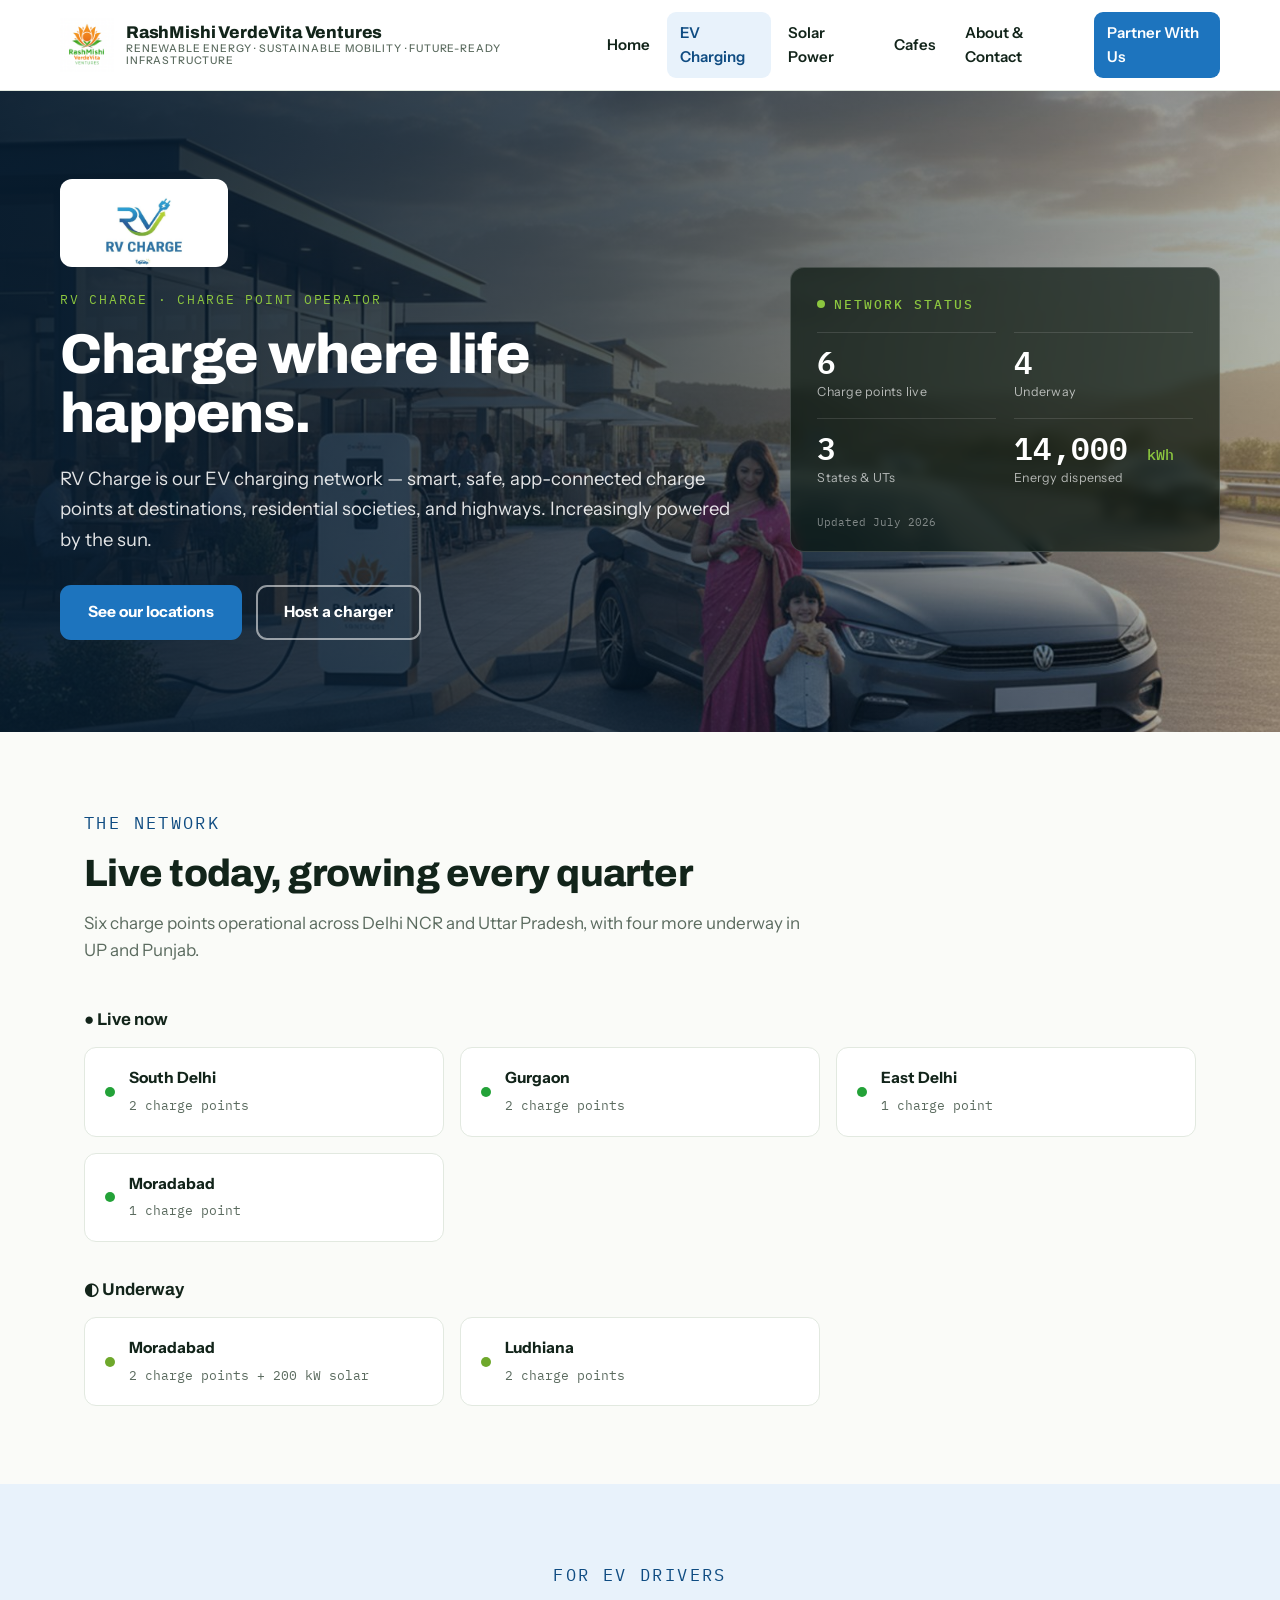
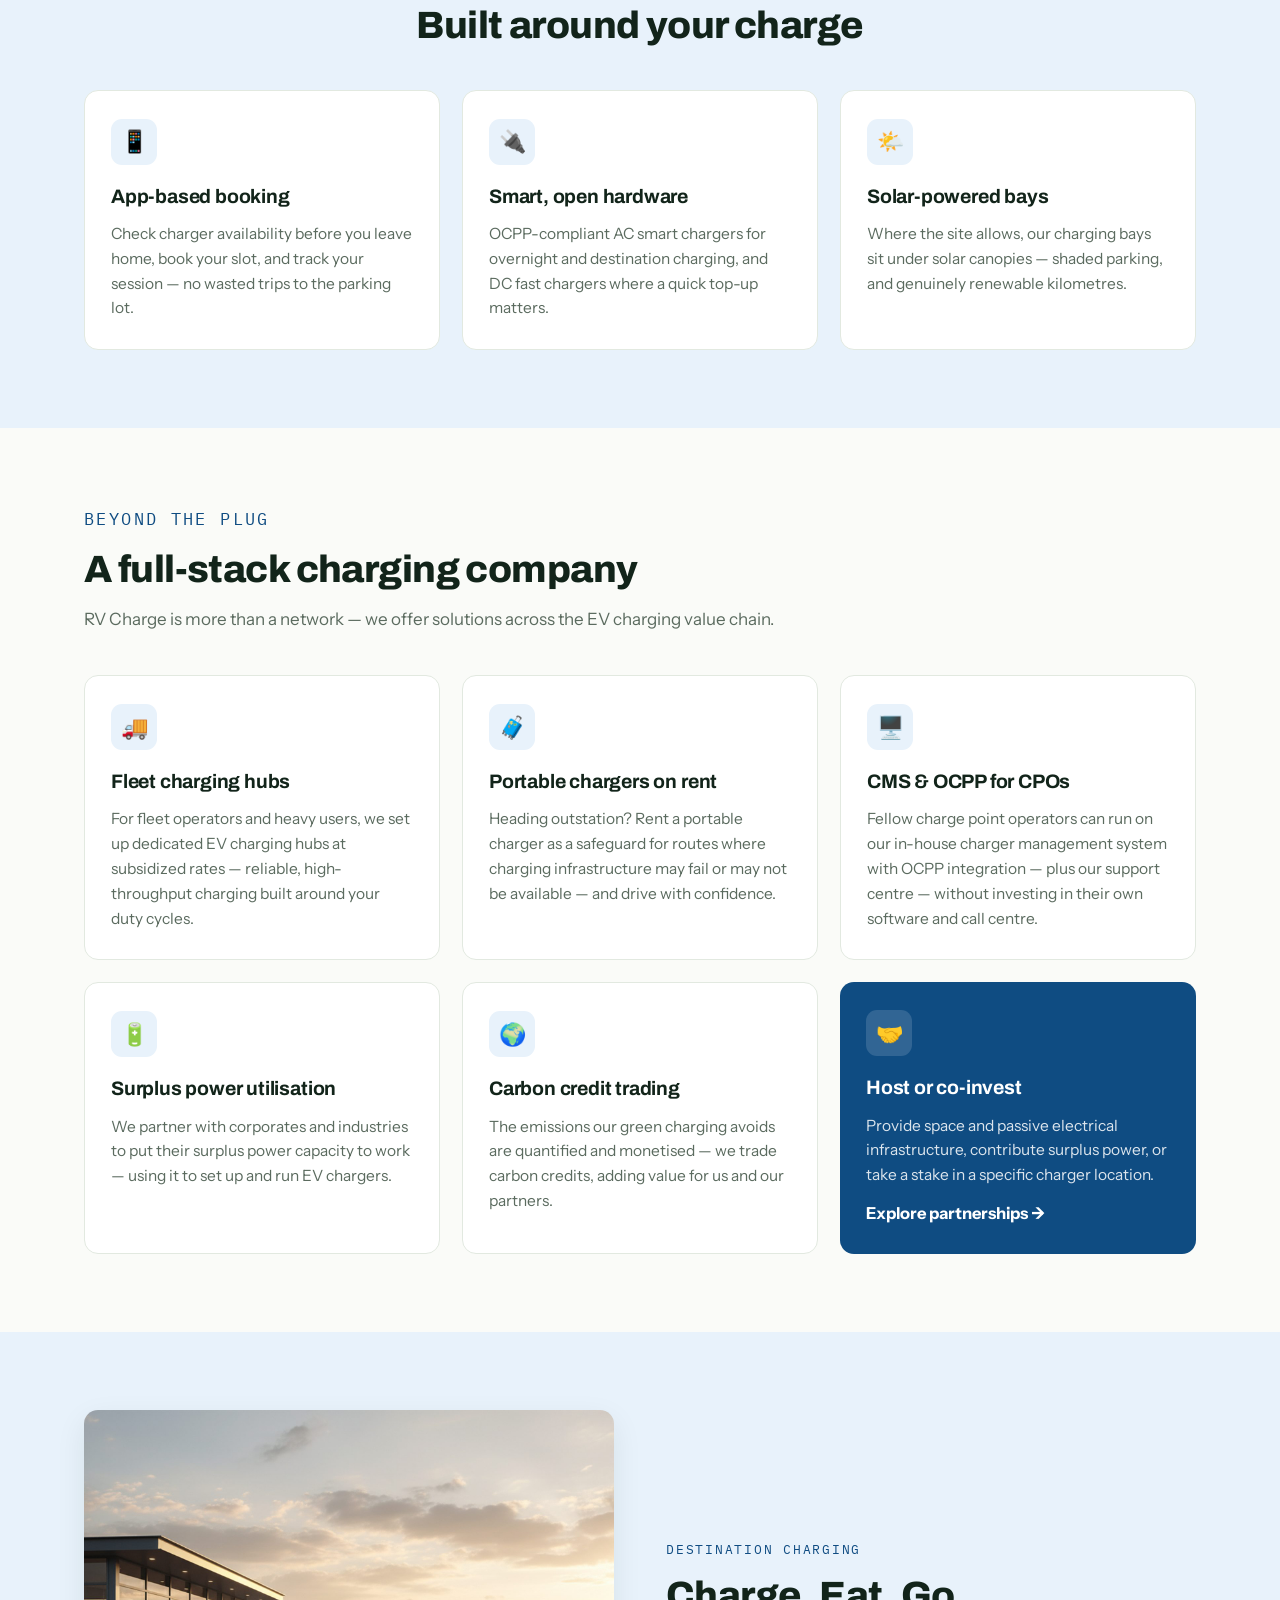
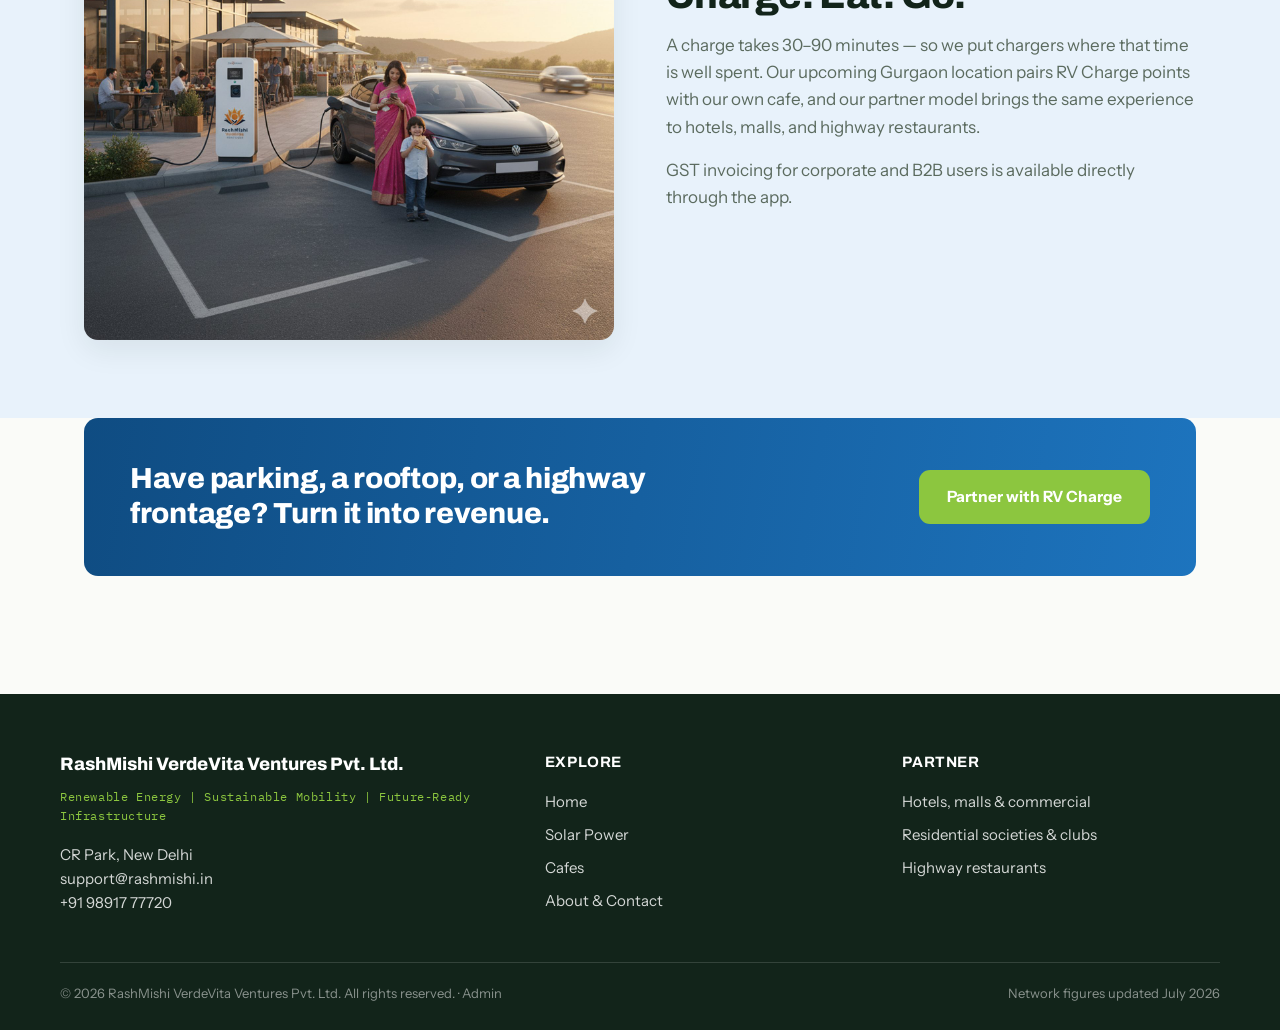
<file: ev-charging.html>
<!DOCTYPE html>
<html lang="en">
<head>
<meta charset="UTF-8">
<meta name="viewport" content="width=device-width, initial-scale=1.0">
<title>RV Charge — EV Charging Network | RashMishi VerdeVita Ventures</title>
<meta name="description" content="RV Charge operates EV charge points across Delhi NCR, Moradabad, and beyond — with app-based booking, OCPP-compliant smart chargers, and solar-powered charging bays.">
<link rel="preconnect" href="https://fonts.googleapis.com">
<link rel="preconnect" href="https://fonts.gstatic.com" crossorigin>
<link href="https://fonts.googleapis.com/css2?family=Archivo:wght@600;700;800&family=Instrument+Sans:wght@400;500;600;700&family=IBM+Plex+Mono:wght@400;500;600&display=swap" rel="stylesheet">
<link rel="stylesheet" href="css/style.css">
</head>
<body class="theme-rv">

<header class="site-header">
  <div class="wrap header-bar">
    <a class="brand" href="index.html">
      <img src="assets/rvvpl-logo.png" alt="RashMishi VerdeVita Ventures logo">
      <span class="brand-name">RashMishi VerdeVita Ventures
        <small>Renewable Energy · Sustainable Mobility · Future-Ready Infrastructure</small>
      </span>
    </a>
    <button class="nav-toggle" aria-expanded="false" aria-controls="nav">Menu</button>
    <nav class="site-nav" id="nav" aria-label="Main">
      <a href="index.html">Home</a>
      <a href="ev-charging.html" class="active">EV Charging</a>
      <a href="solar.html">Solar Power</a>
      <a href="cafes.html">Cafes</a>
      <a href="about.html">About &amp; Contact</a>
      <a href="partners.html" class="nav-cta">Partner With Us</a>
    </nav>
  </div>
</header>

<main>
  <!-- Hero -->
  <section class="hero has-image">
    <div class="hero-bg" style="background-image:url('assets/hero-vision.jpg')"></div>
    <div class="wrap hero-inner">
      <div>
        <img src="assets/rv-charge-logo.jpg" alt="RV Charge logo" style="height:88px; width:auto; border-radius:12px; margin-bottom:22px;">
        <p class="eyebrow">RV Charge · Charge Point Operator</p>
        <h1>Charge where life happens.</h1>
        <p class="lead">RV Charge is our EV charging network — smart, safe, app-connected charge points at destinations, residential societies, and highways. Increasingly powered by the sun.</p>
        <div class="hero-ctas">
          <a class="btn btn-primary" href="#network">See our locations</a>
          <a class="btn btn-ghost" href="partners.html">Host a charger</a>
        </div>
      </div>
      <aside class="impact-meter" aria-label="Network statistics">
        <h2><span class="pulse" aria-hidden="true"></span> Network status</h2>
        <div class="impact-grid">
          <div class="impact-stat">
            <div class="num"><span data-stat="chargePoints">6</span></div>
            <div class="label">Charge points live</div>
          </div>
          <div class="impact-stat">
            <div class="num"><span data-stat="pipelinePoints">4</span></div>
            <div class="label">Underway</div>
          </div>
          <div class="impact-stat">
            <div class="num">3</div>
            <div class="label">States &amp; UTs</div>
          </div>
          <div class="impact-stat">
            <div class="num"><span data-stat="kwhDispensed">—</span> <span class="unit">kWh</span></div>
            <div class="label">Energy dispensed</div>
          </div>
        </div>
        <p class="impact-updated">Updated <span data-stat="updatedLabel">July 2026</span></p>
      </aside>
    </div>
  </section>

  <!-- Network -->
  <section class="section" id="network">
    <div class="wrap">
      <div class="section-head">
        <p class="eyebrow on-light">The network</p>
        <h2 class="title">Live today, growing every quarter</h2>
        <p>Six charge points operational across Delhi NCR and Uttar Pradesh, with four more underway in UP and Punjab.</p>
      </div>
      <h3 style="font-family:var(--font-display); font-size:17px; margin-bottom:14px;">● Live now</h3>
      <div class="loc-grid" style="margin-bottom:34px;">
        <div class="loc"><span class="dot"></span><div><b>South Delhi</b><span>2 charge points</span></div></div>
        <div class="loc"><span class="dot"></span><div><b>Gurgaon</b><span>2 charge points</span></div></div>
        <div class="loc"><span class="dot"></span><div><b>East Delhi</b><span>1 charge point</span></div></div>
        <div class="loc"><span class="dot"></span><div><b>Moradabad</b><span>1 charge point</span></div></div>
      </div>
      <h3 style="font-family:var(--font-display); font-size:17px; margin-bottom:14px;">◐ Underway</h3>
      <div class="loc-grid">
        <div class="loc upcoming"><span class="dot"></span><div><b>Moradabad</b><span>2 charge points + 200 kW solar</span></div></div>
        <div class="loc upcoming"><span class="dot"></span><div><b>Ludhiana</b><span>2 charge points</span></div></div>
      </div>
    </div>
  </section>

  <!-- Driver experience -->
  <section class="section tint">
    <div class="wrap">
      <div class="section-head center">
        <p class="eyebrow on-light">For EV drivers</p>
        <h2 class="title">Built around your charge</h2>
      </div>
      <div class="grid cols-3">
        <div class="card">
          <div class="icon" aria-hidden="true">📱</div>
          <h3>App-based booking</h3>
          <p>Check charger availability before you leave home, book your slot, and track your session — no wasted trips to the parking lot.</p>
        </div>
        <div class="card">
          <div class="icon" aria-hidden="true">🔌</div>
          <h3>Smart, open hardware</h3>
          <p>OCPP-compliant AC smart chargers for overnight and destination charging, and DC fast chargers where a quick top-up matters.</p>
        </div>
        <div class="card">
          <div class="icon" aria-hidden="true">🌤️</div>
          <h3>Solar-powered bays</h3>
          <p>Where the site allows, our charging bays sit under solar canopies — shaded parking, and genuinely renewable kilometres.</p>
        </div>
      </div>
    </div>
  </section>

  <!-- Solutions portfolio -->
  <section class="section">
    <div class="wrap">
      <div class="section-head">
        <p class="eyebrow on-light">Beyond the plug</p>
        <h2 class="title">A full-stack charging company</h2>
        <p>RV Charge is more than a network — we offer solutions across the EV charging value chain.</p>
      </div>
      <div class="grid cols-3">
        <div class="card">
          <div class="icon" aria-hidden="true">🚚</div>
          <h3>Fleet charging hubs</h3>
          <p>For fleet operators and heavy users, we set up dedicated EV charging hubs at subsidized rates — reliable, high-throughput charging built around your duty cycles.</p>
        </div>
        <div class="card">
          <div class="icon" aria-hidden="true">🧳</div>
          <h3>Portable chargers on rent</h3>
          <p>Heading outstation? Rent a portable charger as a safeguard for routes where charging infrastructure may fail or may not be available — and drive with confidence.</p>
        </div>
        <div class="card">
          <div class="icon" aria-hidden="true">🖥️</div>
          <h3>CMS &amp; OCPP for CPOs</h3>
          <p>Fellow charge point operators can run on our in-house charger management system with OCPP integration — plus our support centre — without investing in their own software and call centre.</p>
        </div>
        <div class="card">
          <div class="icon" aria-hidden="true">🔋</div>
          <h3>Surplus power utilisation</h3>
          <p>We partner with corporates and industries to put their surplus power capacity to work — using it to set up and run EV chargers.</p>
        </div>
        <div class="card">
          <div class="icon" aria-hidden="true">🌍</div>
          <h3>Carbon credit trading</h3>
          <p>The emissions our green charging avoids are quantified and monetised — we trade carbon credits, adding value for us and our partners.</p>
        </div>
        <div class="card feature">
          <div class="icon" aria-hidden="true">🤝</div>
          <h3>Host or co-invest</h3>
          <p>Provide space and passive electrical infrastructure, contribute surplus power, or take a stake in a specific charger location.</p>
          <a class="more" style="display:inline-block; margin-top:12px; font-weight:700; color:#fff;" href="partners.html">Explore partnerships →</a>
        </div>
      </div>
    </div>
  </section>

  <!-- Destination charging -->
  <section class="section tint">
    <div class="wrap split">
      <div class="visual">
        <img src="assets/hero-vision.jpg" alt="A family charging their EV at an RV Charge station beside a busy cafe">
      </div>
      <div>
        <p class="eyebrow on-light">Destination charging</p>
        <h2 class="title">Charge. Eat. Go.</h2>
        <p style="color:var(--muted); font-size:17px; margin-bottom:16px;">A charge takes 30–90 minutes — so we put chargers where that time is well spent. Our upcoming Gurgaon location pairs RV Charge points with our own cafe, and our partner model brings the same experience to hotels, malls, and highway restaurants.</p>
        <p style="color:var(--muted); font-size:17px;">GST invoicing for corporate and B2B users is available directly through the app.</p>
      </div>
    </div>
  </section>

  <!-- Partner teaser -->
  <section class="section" style="padding-top:0;">
    <div class="wrap">
      <div class="quote-strip">
        <h2>Have parking, a rooftop, or a highway frontage? Turn it into revenue.</h2>
        <a class="btn btn-secondary" href="partners.html">Partner with RV Charge</a>
      </div>
    </div>
  </section>
</main>

<footer class="site-footer">
  <div class="wrap footer-grid">
    <div>
      <p class="footer-brand">RashMishi VerdeVita Ventures Pvt. Ltd.</p>
      <p class="footer-tagline">Renewable Energy | Sustainable Mobility | Future-Ready Infrastructure</p>
      <p style="font-size:15px;">CR Park, New Delhi<br>
        <a href="mailto:support@rashmishi.in">support@rashmishi.in</a><br>
        <a href="tel:+919891777720">+91 98917 77720</a>
      </p>
    </div>
    <div>
      <h3>Explore</h3>
      <ul>
        <li><a href="index.html">Home</a></li>
        <li><a href="solar.html">Solar Power</a></li>
        <li><a href="cafes.html">Cafes</a></li>
        <li><a href="about.html">About &amp; Contact</a></li>
      </ul>
    </div>
    <div>
      <h3>Partner</h3>
      <ul>
        <li><a href="partners.html#commercial">Hotels, malls &amp; commercial</a></li>
        <li><a href="partners.html#residential">Residential societies &amp; clubs</a></li>
        <li><a href="partners.html#highway">Highway restaurants</a></li>
      </ul>
    </div>
  </div>
  <div class="wrap footer-note">
    <span>© 2026 RashMishi VerdeVita Ventures Pvt. Ltd. All rights reserved. · <a href="admin.html" style="color:inherit">Admin</a></span>
    <span>Network figures updated <span data-stat="updatedLabel">July 2026</span></span>
  </div>
</footer>

<script src="js/site.js"></script>
</body>
</html>
</file>
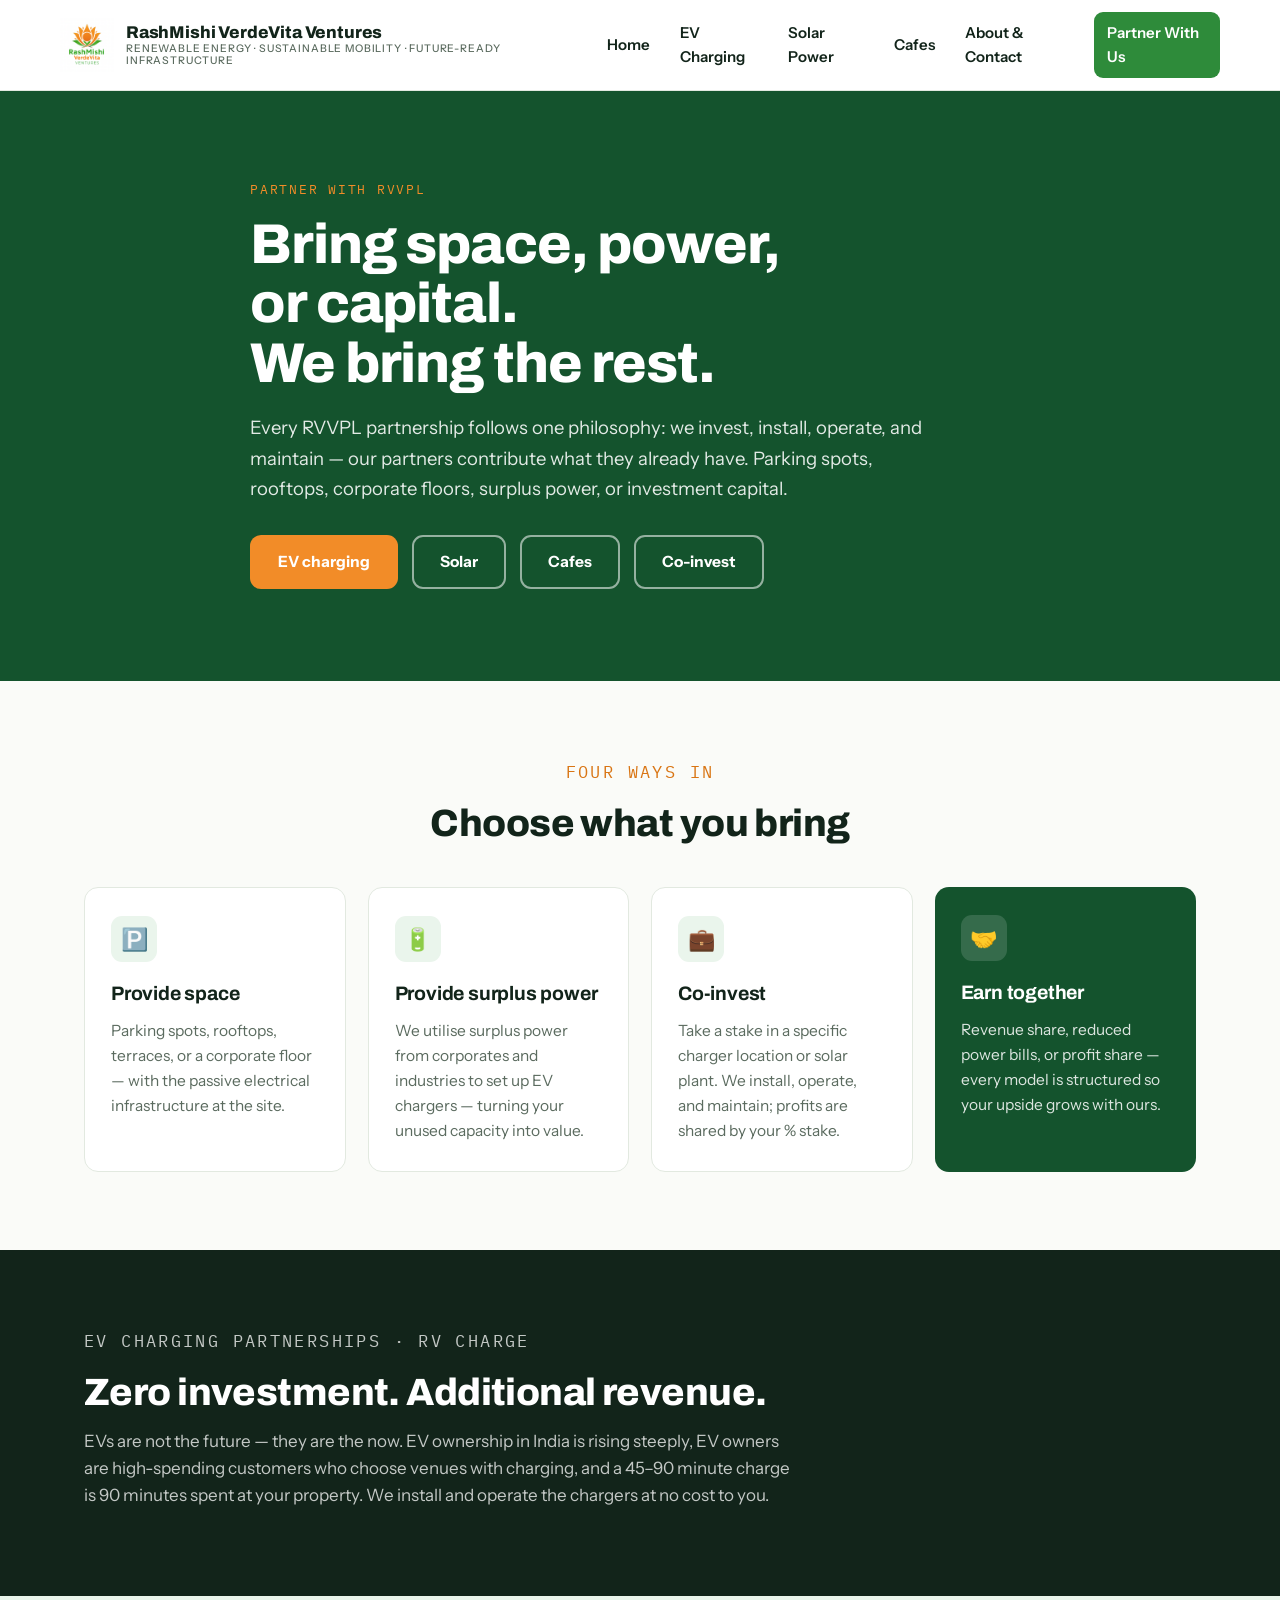
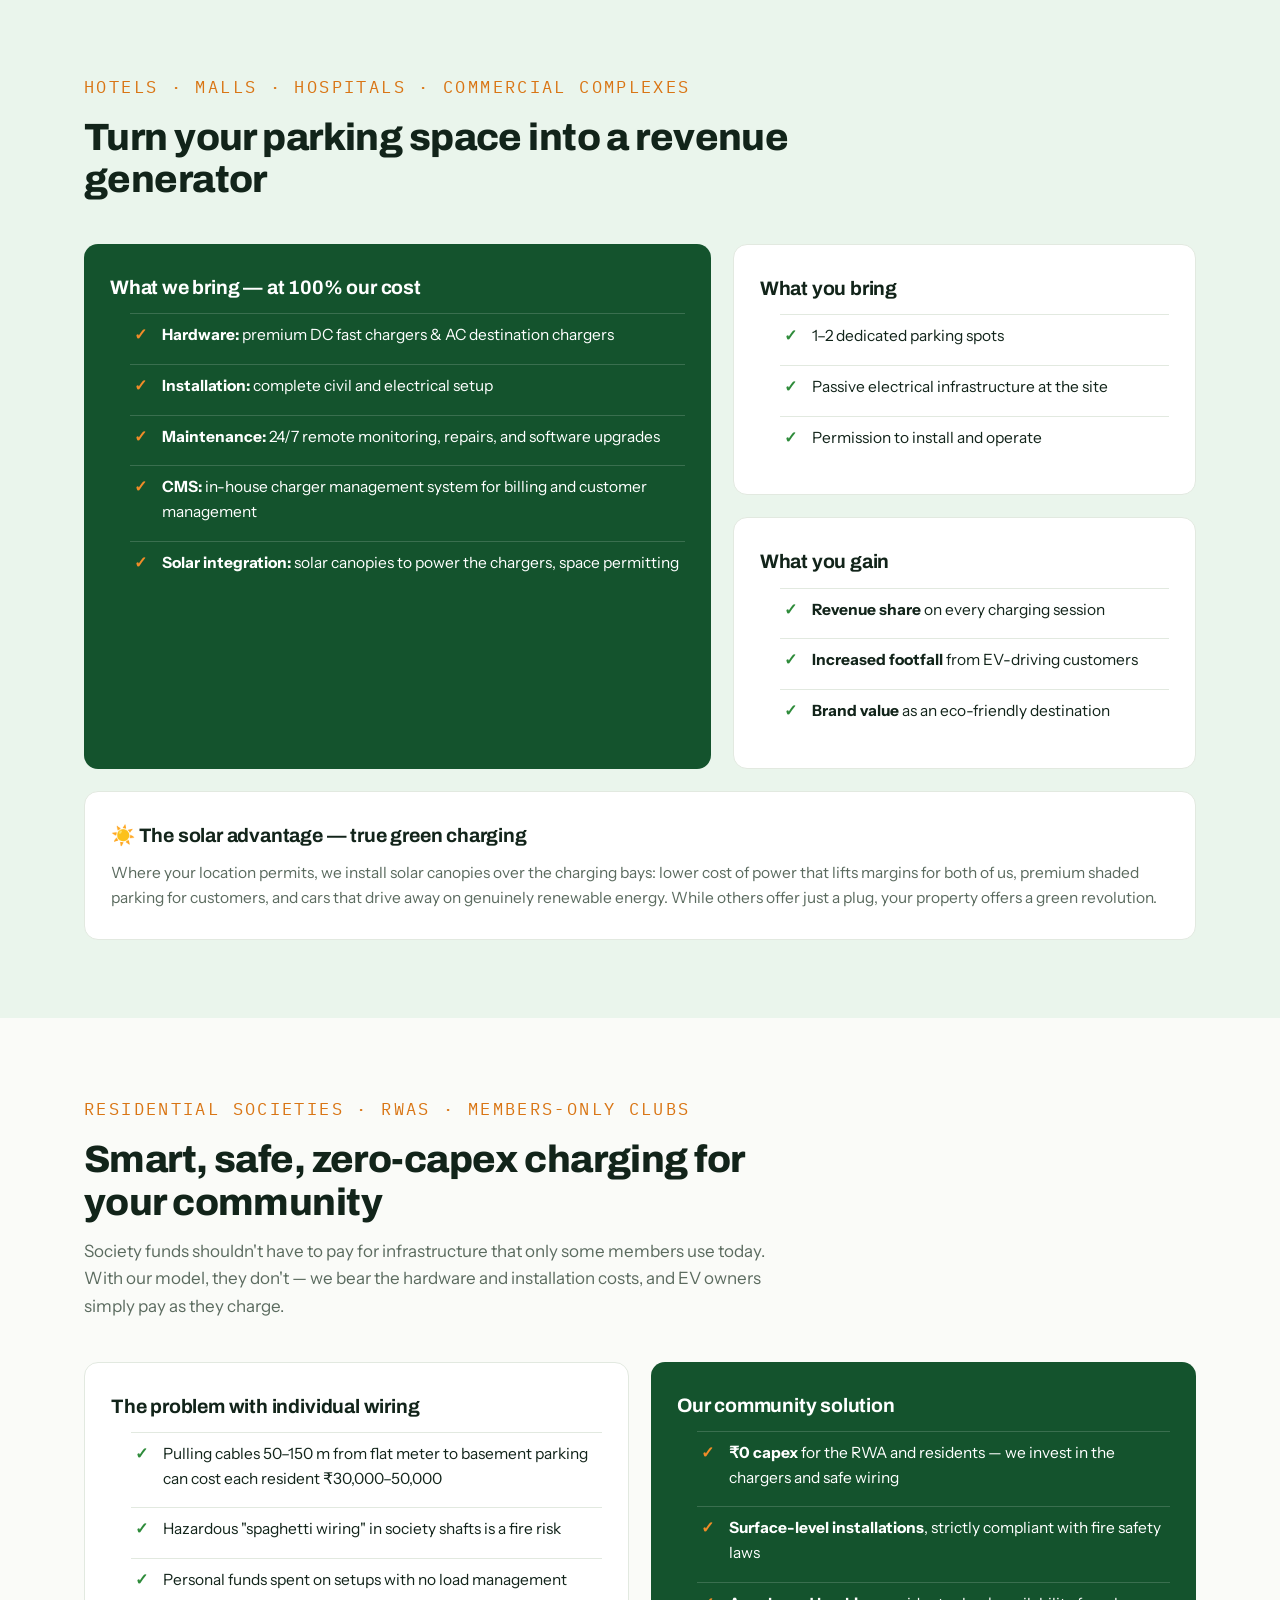
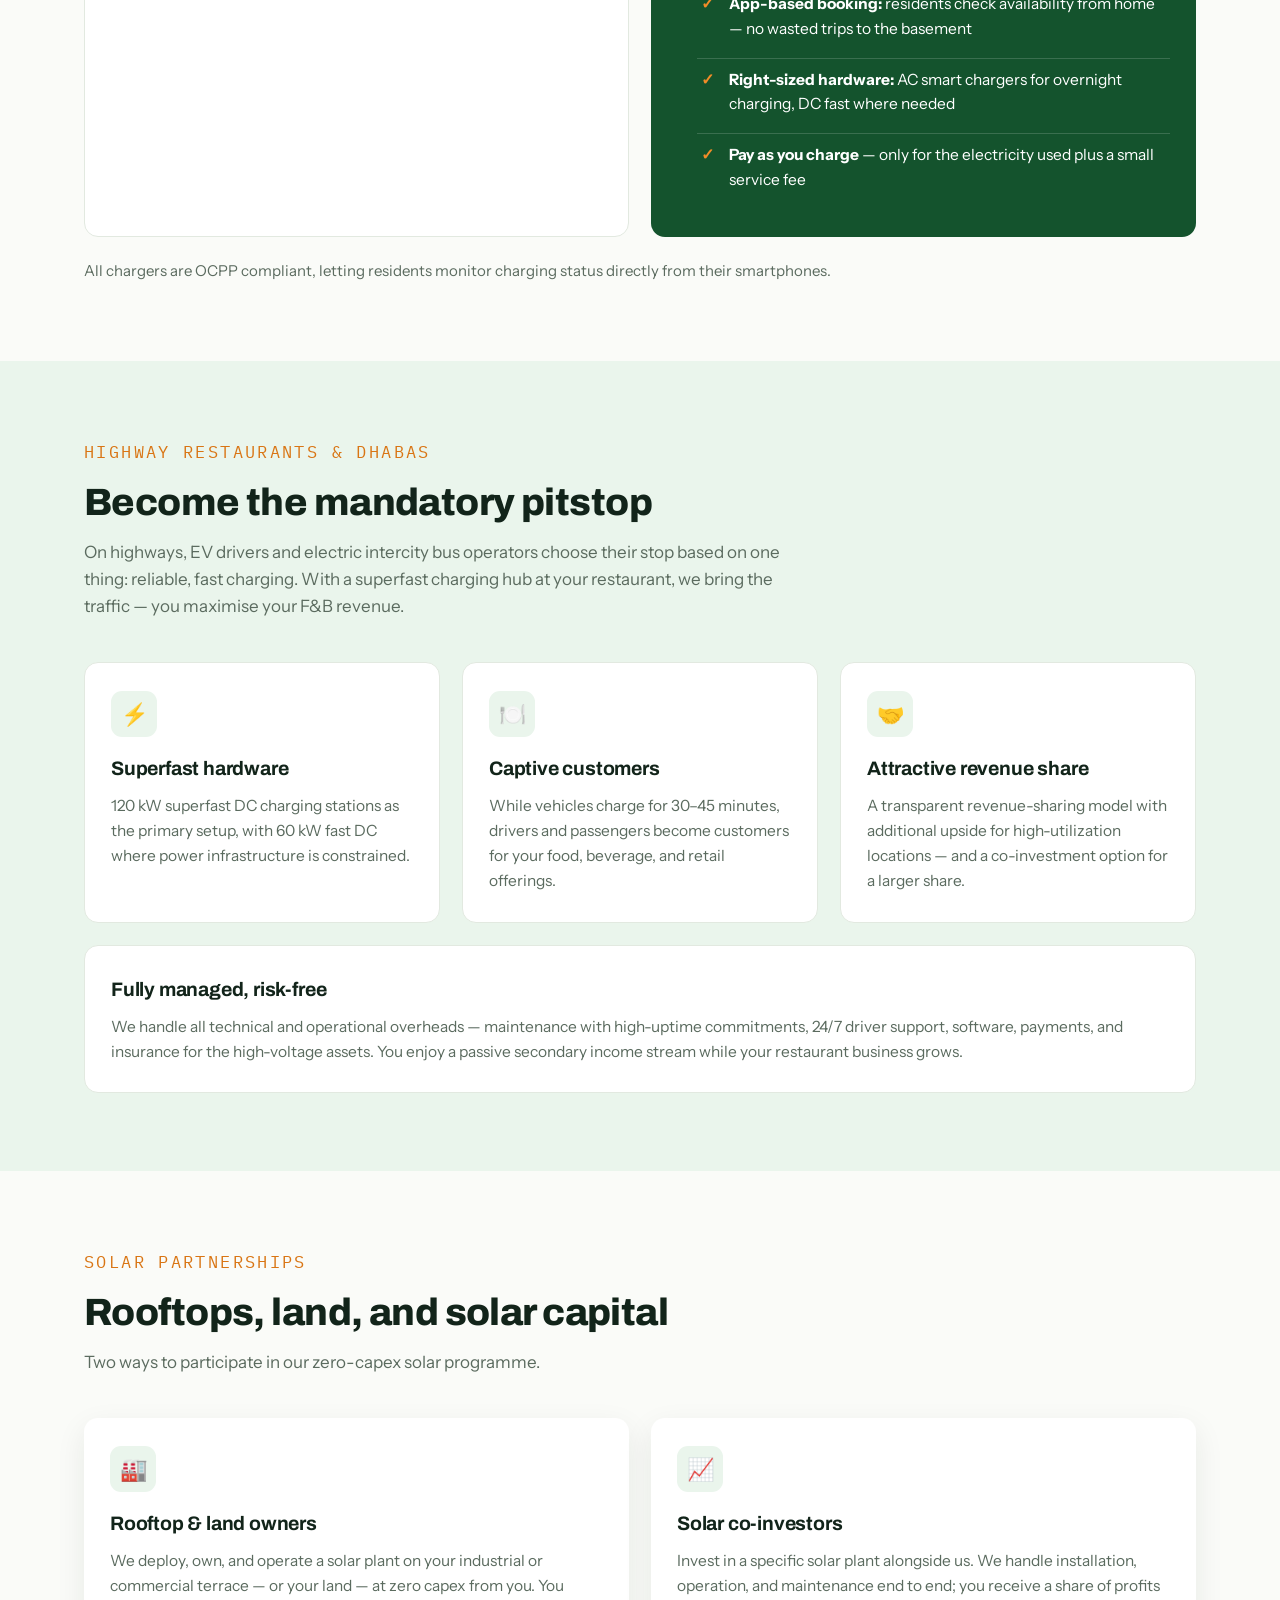
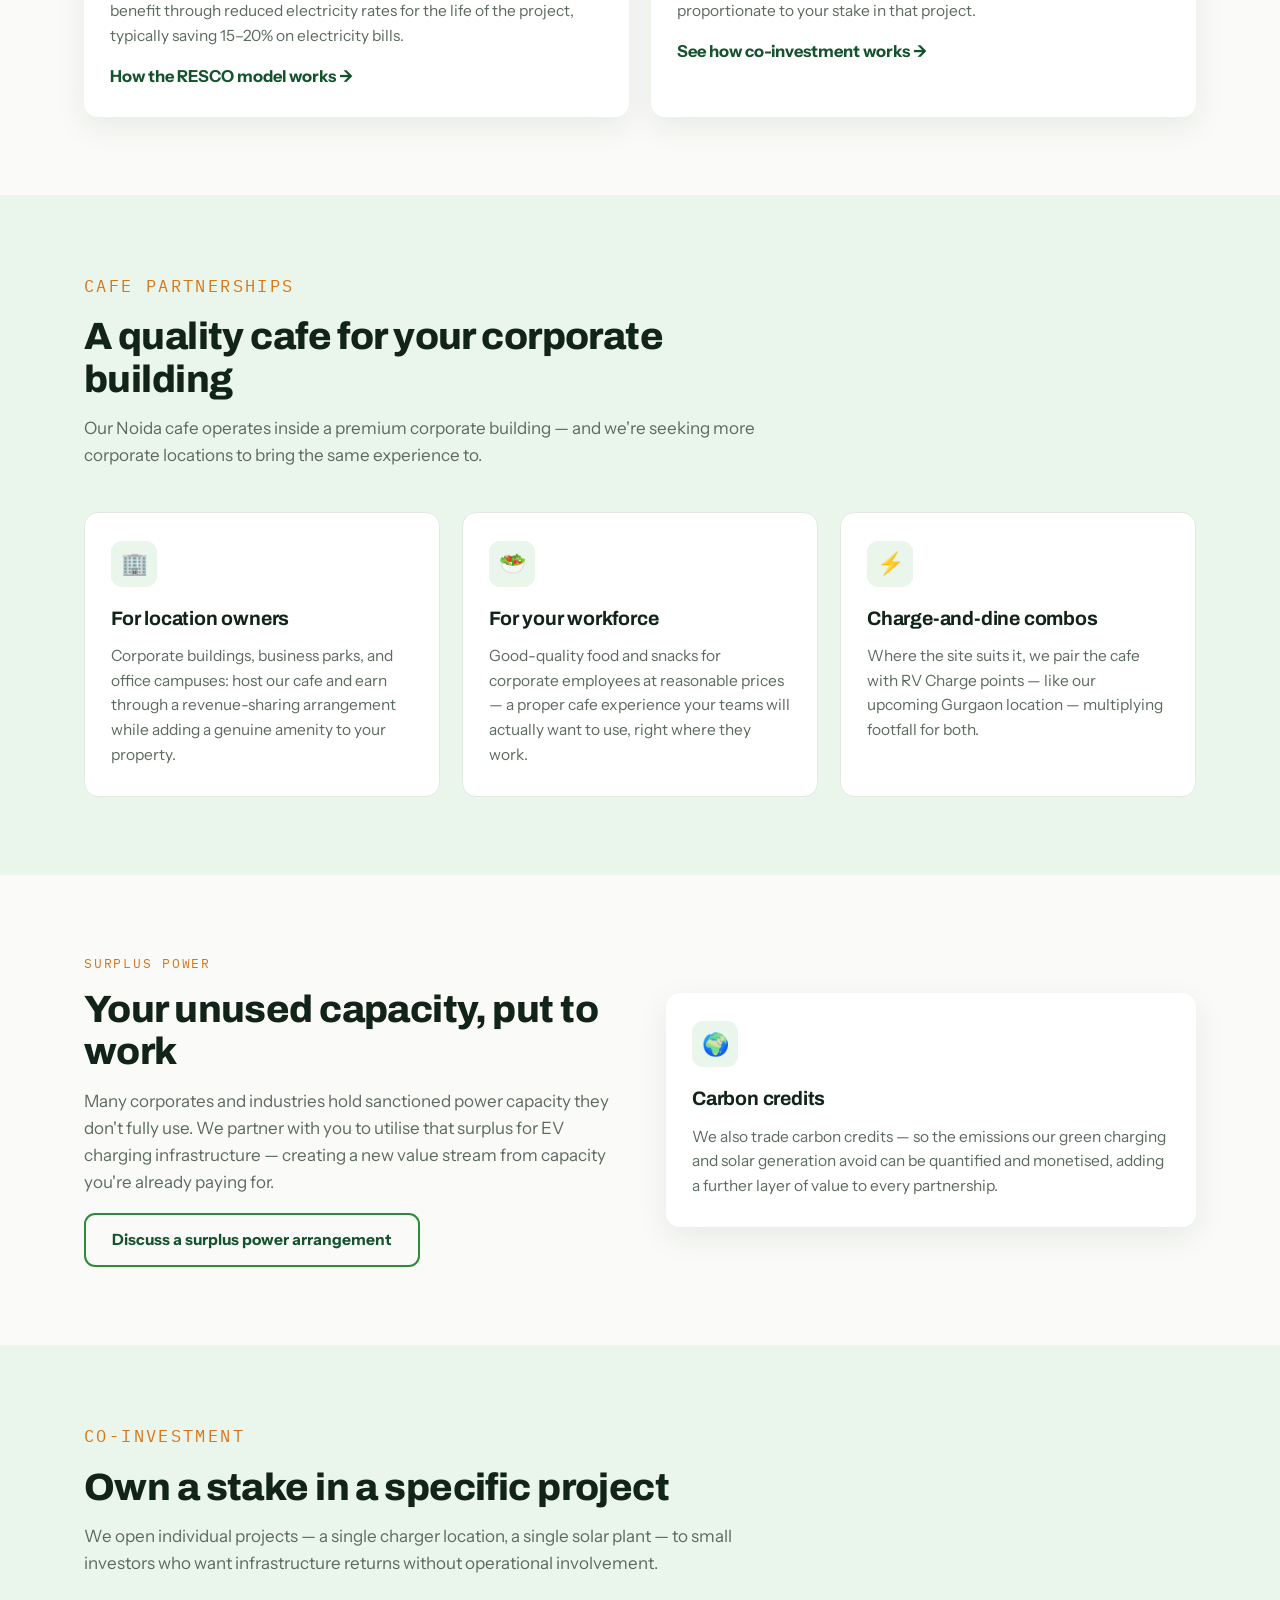
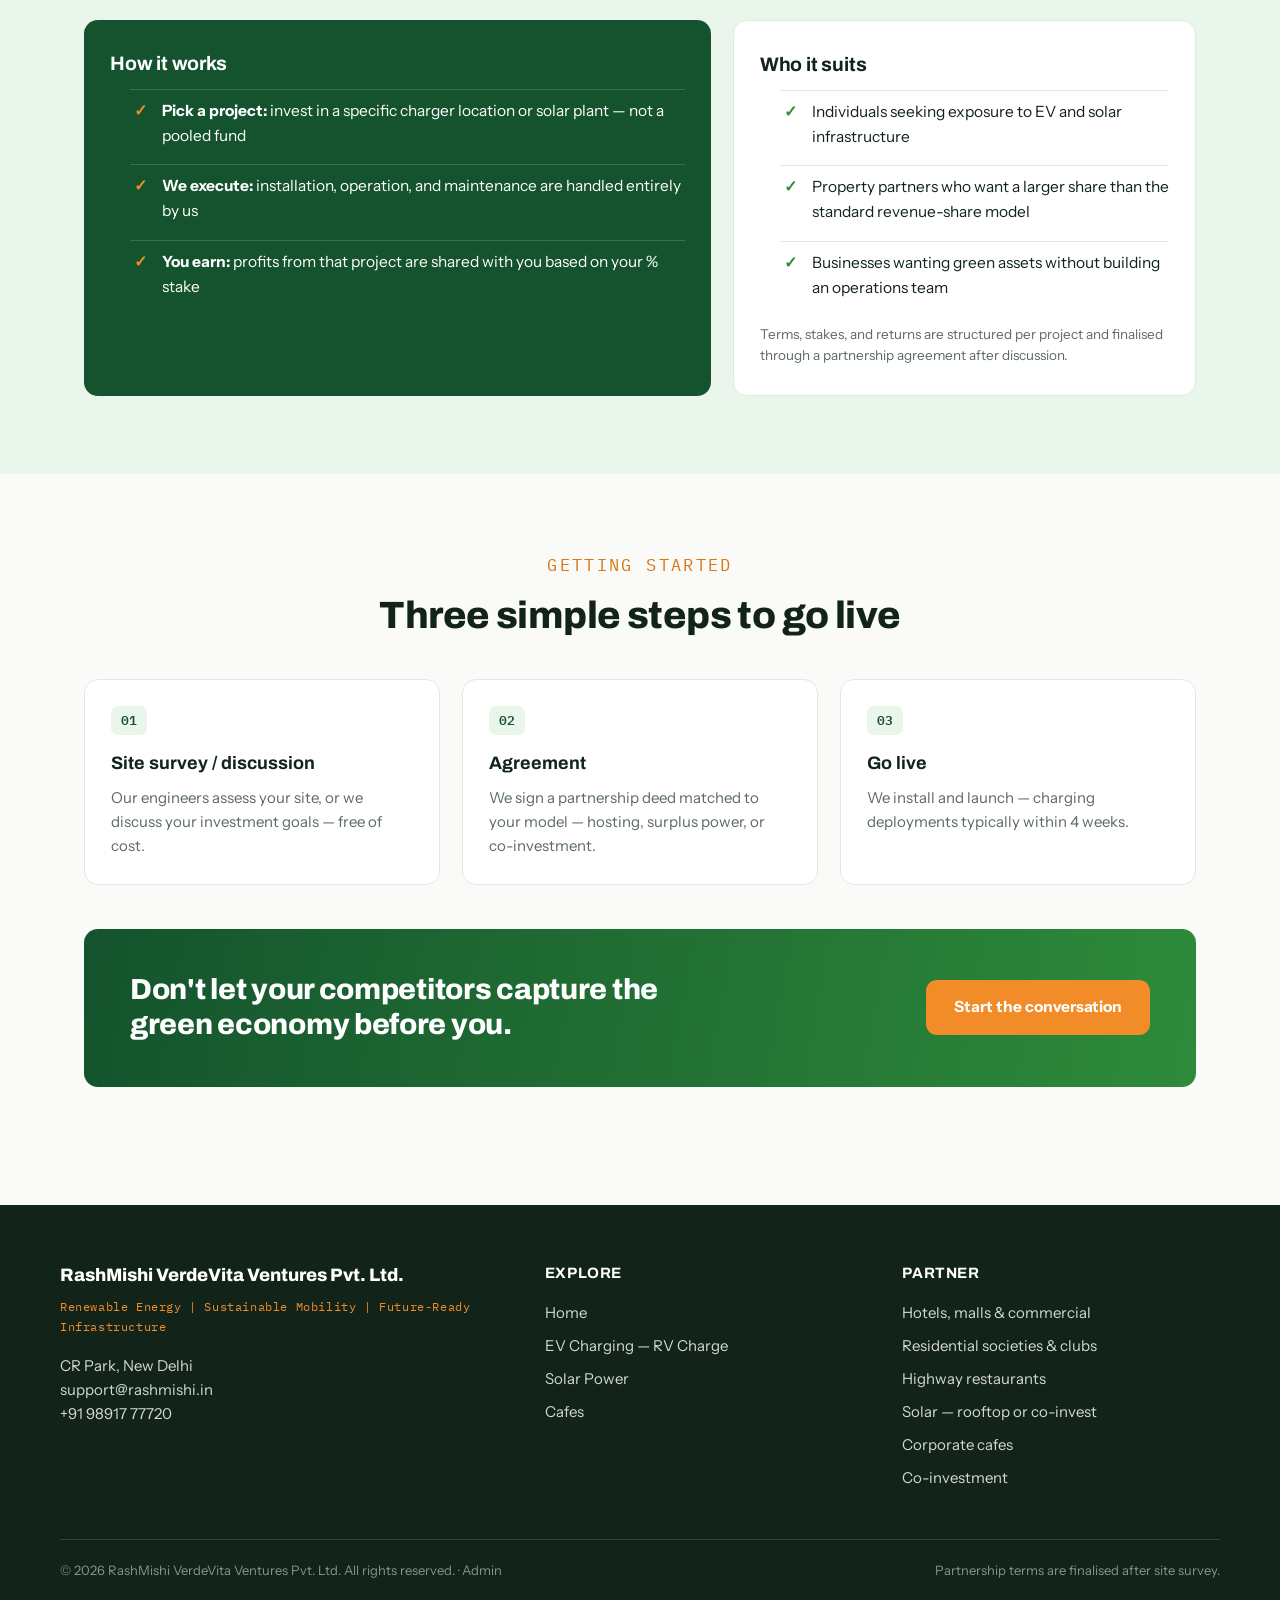
<file: partners.html>
<!DOCTYPE html>
<html lang="en">
<head>
<meta charset="UTF-8">
<meta name="viewport" content="width=device-width, initial-scale=1.0">
<title>Partner With Us — EV Charging, Solar &amp; Cafes | RashMishi VerdeVita Ventures</title>
<meta name="description" content="Partner with RVVPL: host EV chargers at zero capex, offer your rooftop for solar, host a corporate cafe, contribute surplus power, or co-invest in individual projects.">
<link rel="preconnect" href="https://fonts.googleapis.com">
<link rel="preconnect" href="https://fonts.gstatic.com" crossorigin>
<link href="https://fonts.googleapis.com/css2?family=Archivo:wght@600;700;800&family=Instrument+Sans:wght@400;500;600;700&family=IBM+Plex+Mono:wght@400;500;600&display=swap" rel="stylesheet">
<link rel="stylesheet" href="css/style.css">
</head>
<body>

<header class="site-header">
  <div class="wrap header-bar">
    <a class="brand" href="index.html">
      <img src="assets/rvvpl-logo.png" alt="RashMishi VerdeVita Ventures logo">
      <span class="brand-name">RashMishi VerdeVita Ventures
        <small>Renewable Energy · Sustainable Mobility · Future-Ready Infrastructure</small>
      </span>
    </a>
    <button class="nav-toggle" aria-expanded="false" aria-controls="nav">Menu</button>
    <nav class="site-nav" id="nav" aria-label="Main">
      <a href="index.html">Home</a>
      <a href="ev-charging.html">EV Charging</a>
      <a href="solar.html">Solar Power</a>
      <a href="cafes.html">Cafes</a>
      <a href="about.html">About &amp; Contact</a>
      <a href="partners.html" class="nav-cta active">Partner With Us</a>
    </nav>
  </div>
</header>

<main>
  <!-- Hero -->
  <section class="hero">
    <div class="wrap hero-inner single">
      <div>
        <p class="eyebrow">Partner with RVVPL</p>
        <h1>Bring space, power,<br>or capital.<br>We bring the rest.</h1>
        <p class="lead">Every RVVPL partnership follows one philosophy: we invest, install, operate, and maintain — our partners contribute what they already have. Parking spots, rooftops, corporate floors, surplus power, or investment capital.</p>
        <div class="hero-ctas">
          <a class="btn btn-secondary" href="#ev">EV charging</a>
          <a class="btn btn-ghost" href="#solar-partners">Solar</a>
          <a class="btn btn-ghost" href="#cafe-partners">Cafes</a>
          <a class="btn btn-ghost" href="#co-invest">Co-invest</a>
        </div>
      </div>
    </div>
  </section>

  <!-- Ways to partner -->
  <section class="section">
    <div class="wrap">
      <div class="section-head center">
        <p class="eyebrow on-light">Four ways in</p>
        <h2 class="title">Choose what you bring</h2>
      </div>
      <div class="grid cols-4">
        <div class="card">
          <div class="icon" aria-hidden="true">🅿️</div>
          <h3>Provide space</h3>
          <p>Parking spots, rooftops, terraces, or a corporate floor — with the passive electrical infrastructure at the site.</p>
        </div>
        <div class="card">
          <div class="icon" aria-hidden="true">🔋</div>
          <h3>Provide surplus power</h3>
          <p>We utilise surplus power from corporates and industries to set up EV chargers — turning your unused capacity into value.</p>
        </div>
        <div class="card">
          <div class="icon" aria-hidden="true">💼</div>
          <h3>Co-invest</h3>
          <p>Take a stake in a specific charger location or solar plant. We install, operate, and maintain; profits are shared by your % stake.</p>
        </div>
        <div class="card feature">
          <div class="icon" aria-hidden="true">🤝</div>
          <h3>Earn together</h3>
          <p>Revenue share, reduced power bills, or profit share — every model is structured so your upside grows with ours.</p>
        </div>
      </div>
    </div>
  </section>

  <!-- ============ EV CHARGING PARTNERSHIPS ============ -->
  <section class="section dark" id="ev" style="padding-bottom:44px;">
    <div class="wrap">
      <div class="section-head">
        <p class="eyebrow">EV charging partnerships · RV Charge</p>
        <h2 class="title" style="color:#fff">Zero investment. Additional revenue.</h2>
        <p>EVs are not the future — they are the now. EV ownership in India is rising steeply, EV owners are high-spending customers who choose venues with charging, and a 45–90 minute charge is 90 minutes spent at your property. We install and operate the chargers at no cost to you.</p>
      </div>
    </div>
  </section>

  <!-- Segment 1: Commercial -->
  <section class="section tint" id="commercial">
    <div class="wrap">
      <div class="section-head">
        <p class="eyebrow on-light">Hotels · Malls · Hospitals · Commercial complexes</p>
        <h2 class="title">Turn your parking space into a revenue generator</h2>
      </div>
      <div class="compare">
        <div class="card feature">
          <h3>What we bring — at 100% our cost</h3>
          <ul class="checklist">
            <li><strong>Hardware:</strong> premium DC fast chargers &amp; AC destination chargers</li>
            <li><strong>Installation:</strong> complete civil and electrical setup</li>
            <li><strong>Maintenance:</strong> 24/7 remote monitoring, repairs, and software upgrades</li>
            <li><strong>CMS:</strong> in-house charger management system for billing and customer management</li>
            <li><strong>Solar integration:</strong> solar canopies to power the chargers, space permitting</li>
          </ul>
        </div>
        <div>
          <div class="card" style="margin-bottom:22px;">
            <h3>What you bring</h3>
            <ul class="checklist">
              <li>1–2 dedicated parking spots</li>
              <li>Passive electrical infrastructure at the site</li>
              <li>Permission to install and operate</li>
            </ul>
          </div>
          <div class="card">
            <h3>What you gain</h3>
            <ul class="checklist">
              <li><strong>Revenue share</strong> on every charging session</li>
              <li><strong>Increased footfall</strong> from EV-driving customers</li>
              <li><strong>Brand value</strong> as an eco-friendly destination</li>
            </ul>
          </div>
        </div>
      </div>
      <div class="card" style="margin-top:22px; background:#fff;">
        <h3>☀️ The solar advantage — true green charging</h3>
        <p>Where your location permits, we install solar canopies over the charging bays: lower cost of power that lifts margins for both of us, premium shaded parking for customers, and cars that drive away on genuinely renewable energy. While others offer just a plug, your property offers a green revolution.</p>
      </div>
    </div>
  </section>

  <!-- Segment 2: Residential -->
  <section class="section" id="residential">
    <div class="wrap">
      <div class="section-head">
        <p class="eyebrow on-light">Residential societies · RWAs · Members-only clubs</p>
        <h2 class="title">Smart, safe, zero-capex charging for your community</h2>
        <p>Society funds shouldn't have to pay for infrastructure that only some members use today. With our model, they don't — we bear the hardware and installation costs, and EV owners simply pay as they charge.</p>
      </div>
      <div class="grid cols-2" style="margin-bottom:22px;">
        <div class="card">
          <h3>The problem with individual wiring</h3>
          <ul class="checklist">
            <li>Pulling cables 50–150 m from flat meter to basement parking can cost each resident ₹30,000–50,000</li>
            <li>Hazardous "spaghetti wiring" in society shafts is a fire risk</li>
            <li>Personal funds spent on setups with no load management</li>
          </ul>
        </div>
        <div class="card feature">
          <h3>Our community solution</h3>
          <ul class="checklist">
            <li><strong>₹0 capex</strong> for the RWA and residents — we invest in the chargers and safe wiring</li>
            <li><strong>Surface-level installations</strong>, strictly compliant with fire safety laws</li>
            <li><strong>App-based booking:</strong> residents check availability from home — no wasted trips to the basement</li>
            <li><strong>Right-sized hardware:</strong> AC smart chargers for overnight charging, DC fast where needed</li>
            <li><strong>Pay as you charge</strong> — only for the electricity used plus a small service fee</li>
          </ul>
        </div>
      </div>
      <p style="color:var(--muted); font-size:15px;">All chargers are OCPP compliant, letting residents monitor charging status directly from their smartphones.</p>
    </div>
  </section>

  <!-- Segment 3: Highway -->
  <section class="section tint" id="highway">
    <div class="wrap">
      <div class="section-head">
        <p class="eyebrow on-light">Highway restaurants &amp; dhabas</p>
        <h2 class="title">Become the mandatory pitstop</h2>
        <p>On highways, EV drivers and electric intercity bus operators choose their stop based on one thing: reliable, fast charging. With a superfast charging hub at your restaurant, we bring the traffic — you maximise your F&amp;B revenue.</p>
      </div>
      <div class="grid cols-3">
        <div class="card">
          <div class="icon" aria-hidden="true">⚡</div>
          <h3>Superfast hardware</h3>
          <p>120 kW superfast DC charging stations as the primary setup, with 60 kW fast DC where power infrastructure is constrained.</p>
        </div>
        <div class="card">
          <div class="icon" aria-hidden="true">🍽️</div>
          <h3>Captive customers</h3>
          <p>While vehicles charge for 30–45 minutes, drivers and passengers become customers for your food, beverage, and retail offerings.</p>
        </div>
        <div class="card">
          <div class="icon" aria-hidden="true">🤝</div>
          <h3>Attractive revenue share</h3>
          <p>A transparent revenue-sharing model with additional upside for high-utilization locations — and a co-investment option for a larger share.</p>
        </div>
      </div>
      <div class="card" style="margin-top:22px; background:#fff;">
        <h3>Fully managed, risk-free</h3>
        <p>We handle all technical and operational overheads — maintenance with high-uptime commitments, 24/7 driver support, software, payments, and insurance for the high-voltage assets. You enjoy a passive secondary income stream while your restaurant business grows.</p>
      </div>
    </div>
  </section>

  <!-- ============ SOLAR PARTNERSHIPS ============ -->
  <section class="section" id="solar-partners">
    <div class="wrap">
      <div class="section-head">
        <p class="eyebrow on-light">Solar partnerships</p>
        <h2 class="title">Rooftops, land, and solar capital</h2>
        <p>Two ways to participate in our zero-capex solar programme.</p>
      </div>
      <div class="grid cols-2">
        <div class="card raised">
          <div class="icon" aria-hidden="true">🏭</div>
          <h3>Rooftop &amp; land owners</h3>
          <p>We deploy, own, and operate a solar plant on your industrial or commercial terrace — or your land — at zero capex from you. You benefit through reduced electricity rates for the life of the project, typically saving 15–20% on electricity bills.</p>
          <a class="more" style="display:inline-block; margin-top:14px; font-weight:700;" href="solar.html">How the RESCO model works →</a>
        </div>
        <div class="card raised">
          <div class="icon" aria-hidden="true">📈</div>
          <h3>Solar co-investors</h3>
          <p>Invest in a specific solar plant alongside us. We handle installation, operation, and maintenance end to end; you receive a share of profits proportionate to your stake in that project.</p>
          <a class="more" style="display:inline-block; margin-top:14px; font-weight:700;" href="#co-invest">See how co-investment works →</a>
        </div>
      </div>
    </div>
  </section>

  <!-- ============ CAFE PARTNERSHIPS ============ -->
  <section class="section tint" id="cafe-partners">
    <div class="wrap">
      <div class="section-head">
        <p class="eyebrow on-light">Cafe partnerships</p>
        <h2 class="title">A quality cafe for your corporate building</h2>
        <p>Our Noida cafe operates inside a premium corporate building — and we're seeking more corporate locations to bring the same experience to.</p>
      </div>
      <div class="grid cols-3">
        <div class="card">
          <div class="icon" aria-hidden="true">🏢</div>
          <h3>For location owners</h3>
          <p>Corporate buildings, business parks, and office campuses: host our cafe and earn through a revenue-sharing arrangement while adding a genuine amenity to your property.</p>
        </div>
        <div class="card">
          <div class="icon" aria-hidden="true">🥗</div>
          <h3>For your workforce</h3>
          <p>Good-quality food and snacks for corporate employees at reasonable prices — a proper cafe experience your teams will actually want to use, right where they work.</p>
        </div>
        <div class="card">
          <div class="icon" aria-hidden="true">⚡</div>
          <h3>Charge-and-dine combos</h3>
          <p>Where the site suits it, we pair the cafe with RV Charge points — like our upcoming Gurgaon location — multiplying footfall for both.</p>
        </div>
      </div>
    </div>
  </section>

  <!-- ============ SURPLUS POWER ============ -->
  <section class="section" id="surplus-power">
    <div class="wrap split">
      <div>
        <p class="eyebrow on-light">Surplus power</p>
        <h2 class="title">Your unused capacity, put to work</h2>
        <p style="color:var(--muted); font-size:17px; margin-bottom:16px;">Many corporates and industries hold sanctioned power capacity they don't fully use. We partner with you to utilise that surplus for EV charging infrastructure — creating a new value stream from capacity you're already paying for.</p>
        <a class="btn btn-outline" href="mailto:support@rashmishi.in?subject=Surplus%20power%20partnership">Discuss a surplus power arrangement</a>
      </div>
      <div>
        <div class="card raised">
          <div class="icon" aria-hidden="true">🌍</div>
          <h3>Carbon credits</h3>
          <p>We also trade carbon credits — so the emissions our green charging and solar generation avoid can be quantified and monetised, adding a further layer of value to every partnership.</p>
        </div>
      </div>
    </div>
  </section>

  <!-- ============ CO-INVESTMENT ============ -->
  <section class="section tint" id="co-invest">
    <div class="wrap">
      <div class="section-head">
        <p class="eyebrow on-light">Co-investment</p>
        <h2 class="title">Own a stake in a specific project</h2>
        <p>We open individual projects — a single charger location, a single solar plant — to small investors who want infrastructure returns without operational involvement.</p>
      </div>
      <div class="compare">
        <div class="card feature">
          <h3>How it works</h3>
          <ul class="checklist">
            <li><strong>Pick a project:</strong> invest in a specific charger location or solar plant — not a pooled fund</li>
            <li><strong>We execute:</strong> installation, operation, and maintenance are handled entirely by us</li>
            <li><strong>You earn:</strong> profits from that project are shared with you based on your % stake</li>
          </ul>
        </div>
        <div class="card">
          <h3>Who it suits</h3>
          <ul class="checklist">
            <li>Individuals seeking exposure to EV and solar infrastructure</li>
            <li>Property partners who want a larger share than the standard revenue-share model</li>
            <li>Businesses wanting green assets without building an operations team</li>
          </ul>
          <p style="margin-top:14px; font-size:13.5px;">Terms, stakes, and returns are structured per project and finalised through a partnership agreement after discussion.</p>
        </div>
      </div>
    </div>
  </section>

  <!-- 3 steps -->
  <section class="section">
    <div class="wrap">
      <div class="section-head center">
        <p class="eyebrow on-light">Getting started</p>
        <h2 class="title">Three simple steps to go live</h2>
      </div>
      <div class="steps">
        <div class="step">
          <h3>Site survey / discussion</h3>
          <p>Our engineers assess your site, or we discuss your investment goals — free of cost.</p>
        </div>
        <div class="step">
          <h3>Agreement</h3>
          <p>We sign a partnership deed matched to your model — hosting, surplus power, or co-investment.</p>
        </div>
        <div class="step">
          <h3>Go live</h3>
          <p>We install and launch — charging deployments typically within 4 weeks.</p>
        </div>
      </div>
      <div class="quote-strip" style="margin-top:44px;">
        <h2>Don't let your competitors capture the green economy before you.</h2>
        <a class="btn btn-secondary" href="mailto:support@rashmishi.in?subject=Partnership%20enquiry%20—%20RVVPL">Start the conversation</a>
      </div>
    </div>
  </section>
</main>

<footer class="site-footer">
  <div class="wrap footer-grid">
    <div>
      <p class="footer-brand">RashMishi VerdeVita Ventures Pvt. Ltd.</p>
      <p class="footer-tagline">Renewable Energy | Sustainable Mobility | Future-Ready Infrastructure</p>
      <p style="font-size:15px;">CR Park, New Delhi<br>
        <a href="mailto:support@rashmishi.in">support@rashmishi.in</a><br>
        <a href="tel:+919891777720">+91 98917 77720</a>
      </p>
    </div>
    <div>
      <h3>Explore</h3>
      <ul>
        <li><a href="index.html">Home</a></li>
        <li><a href="ev-charging.html">EV Charging — RV Charge</a></li>
        <li><a href="solar.html">Solar Power</a></li>
        <li><a href="cafes.html">Cafes</a></li>
      </ul>
    </div>
    <div>
      <h3>Partner</h3>
      <ul>
        <li><a href="#commercial">Hotels, malls &amp; commercial</a></li>
        <li><a href="#residential">Residential societies &amp; clubs</a></li>
        <li><a href="#highway">Highway restaurants</a></li>
        <li><a href="#solar-partners">Solar — rooftop or co-invest</a></li>
        <li><a href="#cafe-partners">Corporate cafes</a></li>
        <li><a href="#co-invest">Co-investment</a></li>
      </ul>
    </div>
  </div>
  <div class="wrap footer-note">
    <span>© 2026 RashMishi VerdeVita Ventures Pvt. Ltd. All rights reserved. · <a href="admin.html" style="color:inherit">Admin</a></span>
    <span>Partnership terms are finalised after site survey.</span>
  </div>
</footer>

<script src="js/site.js"></script>
</body>
</html>
</file>
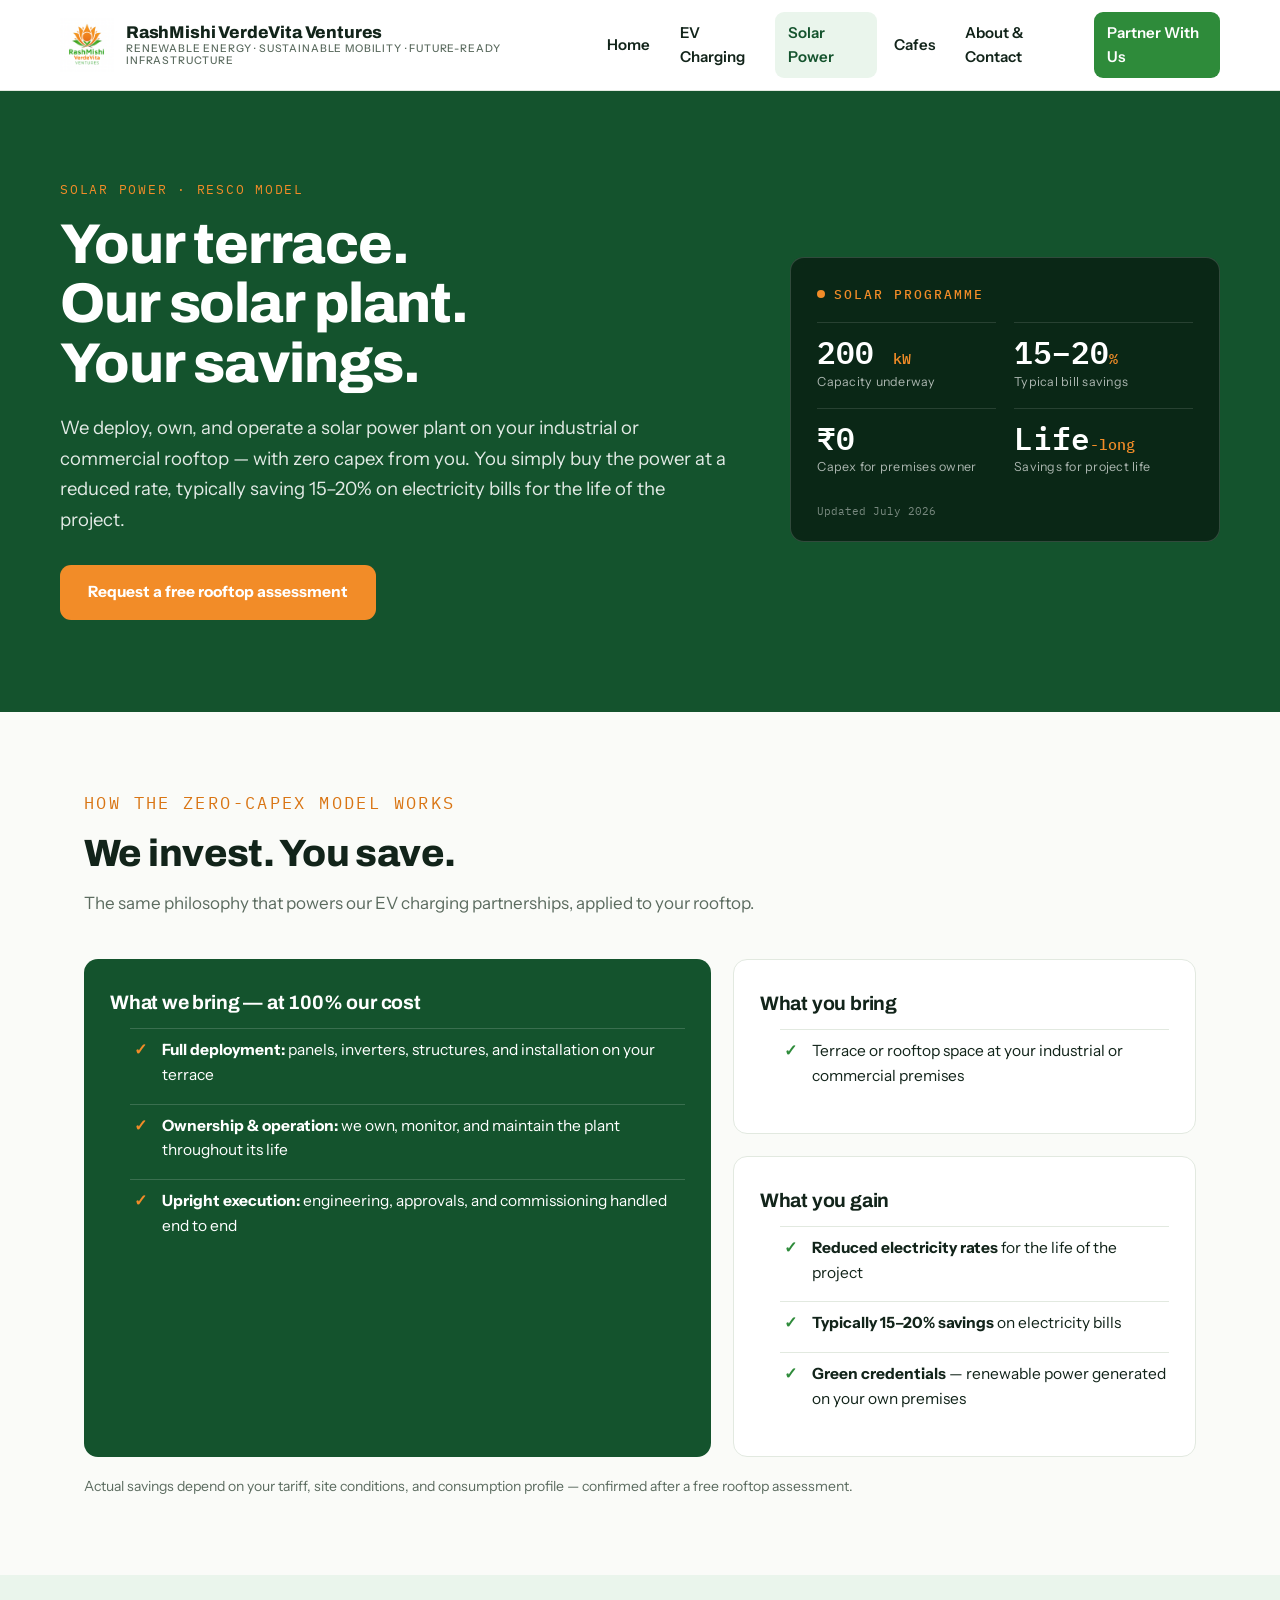
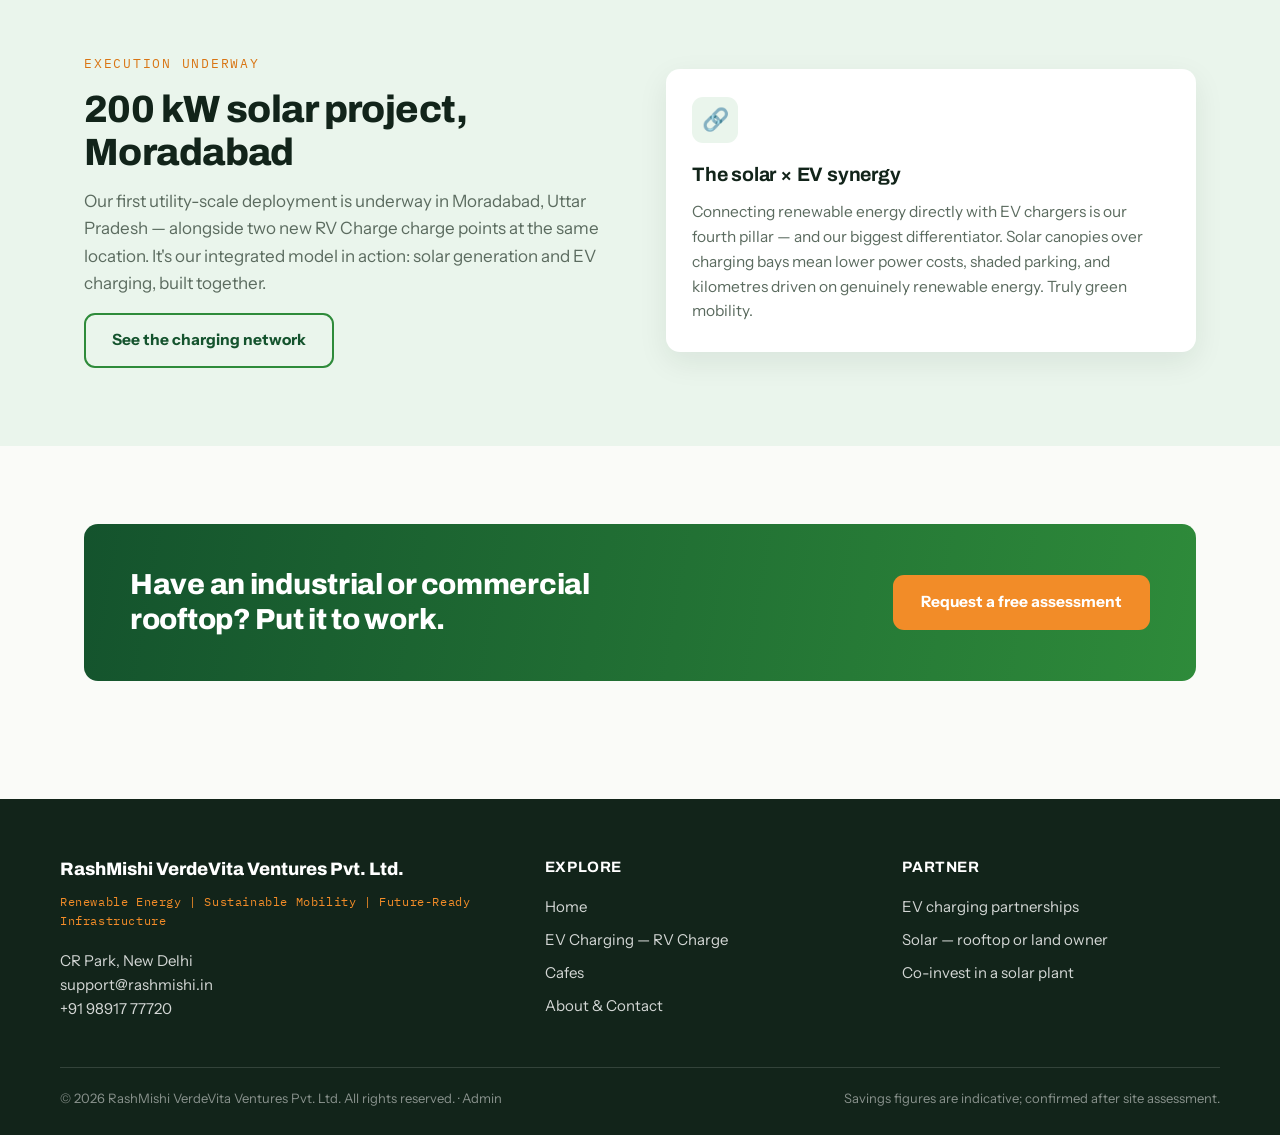
<file: solar.html>
<!DOCTYPE html>
<html lang="en">
<head>
<meta charset="UTF-8">
<meta name="viewport" content="width=device-width, initial-scale=1.0">
<title>Solar Power — Zero-Capex Rooftop Solar | RashMishi VerdeVita Ventures</title>
<meta name="description" content="Zero-capex rooftop and remote solar for industries and commercial establishments. We deploy and operate; you save typically 15–20% on electricity bills for the life of the project.">
<link rel="preconnect" href="https://fonts.googleapis.com">
<link rel="preconnect" href="https://fonts.gstatic.com" crossorigin>
<link href="https://fonts.googleapis.com/css2?family=Archivo:wght@600;700;800&family=Instrument+Sans:wght@400;500;600;700&family=IBM+Plex+Mono:wght@400;500;600&display=swap" rel="stylesheet">
<link rel="stylesheet" href="css/style.css">
</head>
<body>

<header class="site-header">
  <div class="wrap header-bar">
    <a class="brand" href="index.html">
      <img src="assets/rvvpl-logo.png" alt="RashMishi VerdeVita Ventures logo">
      <span class="brand-name">RashMishi VerdeVita Ventures
        <small>Renewable Energy · Sustainable Mobility · Future-Ready Infrastructure</small>
      </span>
    </a>
    <button class="nav-toggle" aria-expanded="false" aria-controls="nav">Menu</button>
    <nav class="site-nav" id="nav" aria-label="Main">
      <a href="index.html">Home</a>
      <a href="ev-charging.html">EV Charging</a>
      <a href="solar.html" class="active">Solar Power</a>
      <a href="cafes.html">Cafes</a>
      <a href="about.html">About &amp; Contact</a>
      <a href="partners.html" class="nav-cta">Partner With Us</a>
    </nav>
  </div>
</header>

<main>
  <!-- Hero -->
  <section class="hero">
    <div class="wrap hero-inner">
      <div>
        <p class="eyebrow">Solar Power · RESCO model</p>
        <h1>Your terrace.<br>Our solar plant.<br>Your savings.</h1>
        <p class="lead">We deploy, own, and operate a solar power plant on your industrial or commercial rooftop — with zero capex from you. You simply buy the power at a reduced rate, typically saving 15–20% on electricity bills for the life of the project.</p>
        <div class="hero-ctas">
          <a class="btn btn-secondary" href="mailto:support@rashmishi.in?subject=Rooftop%20solar%20assessment">Request a free rooftop assessment</a>
        </div>
      </div>
      <aside class="impact-meter" aria-label="Solar programme statistics">
        <h2><span class="pulse" aria-hidden="true"></span> Solar programme</h2>
        <div class="impact-grid">
          <div class="impact-stat">
            <div class="num"><span data-stat="solarKwUnderway">200</span> <span class="unit">kW</span></div>
            <div class="label">Capacity underway</div>
          </div>
          <div class="impact-stat">
            <div class="num">15–20<span class="unit">%</span></div>
            <div class="label">Typical bill savings</div>
          </div>
          <div class="impact-stat">
            <div class="num">₹0</div>
            <div class="label">Capex for premises owner</div>
          </div>
          <div class="impact-stat">
            <div class="num">Life<span class="unit">-long</span></div>
            <div class="label">Savings for project life</div>
          </div>
        </div>
        <p class="impact-updated">Updated <span data-stat="updatedLabel">July 2026</span></p>
      </aside>
    </div>
  </section>

  <!-- The model -->
  <section class="section">
    <div class="wrap">
      <div class="section-head">
        <p class="eyebrow on-light">How the zero-capex model works</p>
        <h2 class="title">We invest. You save.</h2>
        <p>The same philosophy that powers our EV charging partnerships, applied to your rooftop.</p>
      </div>
      <div class="compare">
        <div class="card feature">
          <h3>What we bring — at 100% our cost</h3>
          <ul class="checklist">
            <li><strong>Full deployment:</strong> panels, inverters, structures, and installation on your terrace</li>
            <li><strong>Ownership &amp; operation:</strong> we own, monitor, and maintain the plant throughout its life</li>
            <li><strong>Upright execution:</strong> engineering, approvals, and commissioning handled end to end</li>
          </ul>
        </div>
        <div>
          <div class="card" style="margin-bottom:22px;">
            <h3>What you bring</h3>
            <ul class="checklist">
              <li>Terrace or rooftop space at your industrial or commercial premises</li>
            </ul>
          </div>
          <div class="card">
            <h3>What you gain</h3>
            <ul class="checklist">
              <li><strong>Reduced electricity rates</strong> for the life of the project</li>
              <li><strong>Typically 15–20% savings</strong> on electricity bills</li>
              <li><strong>Green credentials</strong> — renewable power generated on your own premises</li>
            </ul>
          </div>
        </div>
      </div>
      <p style="color:var(--muted); font-size:14px; margin-top:18px;">Actual savings depend on your tariff, site conditions, and consumption profile — confirmed after a free rooftop assessment.</p>
    </div>
  </section>

  <!-- Live project -->
  <section class="section tint">
    <div class="wrap split">
      <div>
        <p class="eyebrow on-light">Execution underway</p>
        <h2 class="title">200 kW solar project, Moradabad</h2>
        <p style="color:var(--muted); font-size:17px; margin-bottom:16px;">Our first utility-scale deployment is underway in Moradabad, Uttar Pradesh — alongside two new RV Charge charge points at the same location. It's our integrated model in action: solar generation and EV charging, built together.</p>
        <a class="btn btn-outline" href="ev-charging.html">See the charging network</a>
      </div>
      <div>
        <div class="card raised">
          <div class="icon" aria-hidden="true">🔗</div>
          <h3>The solar × EV synergy</h3>
          <p>Connecting renewable energy directly with EV chargers is our fourth pillar — and our biggest differentiator. Solar canopies over charging bays mean lower power costs, shaded parking, and kilometres driven on genuinely renewable energy. Truly green mobility.</p>
        </div>
      </div>
    </div>
  </section>

  <!-- CTA -->
  <section class="section">
    <div class="wrap">
      <div class="quote-strip">
        <h2>Have an industrial or commercial rooftop? Put it to work.</h2>
        <a class="btn btn-secondary" href="mailto:support@rashmishi.in?subject=Rooftop%20solar%20assessment">Request a free assessment</a>
      </div>
    </div>
  </section>
</main>

<footer class="site-footer">
  <div class="wrap footer-grid">
    <div>
      <p class="footer-brand">RashMishi VerdeVita Ventures Pvt. Ltd.</p>
      <p class="footer-tagline">Renewable Energy | Sustainable Mobility | Future-Ready Infrastructure</p>
      <p style="font-size:15px;">CR Park, New Delhi<br>
        <a href="mailto:support@rashmishi.in">support@rashmishi.in</a><br>
        <a href="tel:+919891777720">+91 98917 77720</a>
      </p>
    </div>
    <div>
      <h3>Explore</h3>
      <ul>
        <li><a href="index.html">Home</a></li>
        <li><a href="ev-charging.html">EV Charging — RV Charge</a></li>
        <li><a href="cafes.html">Cafes</a></li>
        <li><a href="about.html">About &amp; Contact</a></li>
      </ul>
    </div>
    <div>
      <h3>Partner</h3>
      <ul>
        <li><a href="partners.html">EV charging partnerships</a></li>
        <li><a href="partners.html#solar-partners">Solar — rooftop or land owner</a></li>
        <li><a href="partners.html#co-invest">Co-invest in a solar plant</a></li>
      </ul>
    </div>
  </div>
  <div class="wrap footer-note">
    <span>© 2026 RashMishi VerdeVita Ventures Pvt. Ltd. All rights reserved. · <a href="admin.html" style="color:inherit">Admin</a></span>
    <span>Savings figures are indicative; confirmed after site assessment.</span>
  </div>
</footer>

<script src="js/site.js"></script>
</body>
</html>
</file>
<file: css/style.css>
/* ==========================================================================
   RashMishi VerdeVita Ventures — site stylesheet
   Brand tokens derived from the RVVPL lotus mark (green/orange) and the
   RV Charge sub-brand (azure/lime). EV pages add class="theme-rv" on <body>.
   ========================================================================== */

:root {
  /* Parent brand */
  --verde: #2e8b3a;
  --verde-deep: #14532d;
  --ink: #12241a;
  --sun: #f28c28;
  --sun-deep: #d97514;
  --paper: #fafbf8;
  --card: #ffffff;
  --line: #e2e9e0;
  --muted: #5b6b5f;
  /* Accent used by components; overridden under .theme-rv */
  --accent: var(--verde);
  --accent-deep: var(--verde-deep);
  --accent-soft: #eaf5ec;

  --font-display: "Archivo", sans-serif;
  --font-body: "Instrument Sans", sans-serif;
  --font-mono: "IBM Plex Mono", monospace;

  --radius: 14px;
  --shadow: 0 10px 30px rgba(18, 36, 26, 0.08);
  --maxw: 1160px;
}

.theme-rv {
  --accent: #1d74be;
  --accent-deep: #0f4c82;
  --accent-soft: #e8f2fb;
  --sun: #8cc63f; /* RV lime takes the accent-2 slot on EV pages */
  --sun-deep: #6ea82b;
}

* { margin: 0; padding: 0; box-sizing: border-box; }
html { scroll-behavior: smooth; }
@media (prefers-reduced-motion: reduce) {
  html { scroll-behavior: auto; }
  *, *::before, *::after { animation: none !important; transition: none !important; }
}

body {
  font-family: var(--font-body);
  color: var(--ink);
  background: var(--paper);
  line-height: 1.6;
  font-size: 16.5px;
}

img { max-width: 100%; display: block; }
a { color: var(--accent-deep); text-decoration: none; }
a:hover { text-decoration: underline; }
a:focus-visible, button:focus-visible {
  outline: 3px solid var(--sun);
  outline-offset: 2px;
  border-radius: 4px;
}

.wrap { max-width: var(--maxw); margin: 0 auto; padding: 0 24px; }

/* ---------- Header ---------- */
.site-header {
  background: #fff;
  border-bottom: 1px solid var(--line);
  position: sticky;
  top: 0;
  z-index: 50;
}
.header-bar {
  display: flex;
  align-items: center;
  gap: 20px;
  padding: 12px 0;
}
.brand {
  display: flex;
  align-items: center;
  gap: 12px;
  text-decoration: none;
}
.brand:hover { text-decoration: none; }
.brand img { height: 54px; width: auto; }
.brand-name {
  font-family: var(--font-display);
  font-weight: 800;
  font-size: 17px;
  line-height: 1.15;
  color: var(--ink);
  letter-spacing: -0.01em;
}
.brand-name small {
  display: block;
  font-family: var(--font-body);
  font-weight: 500;
  font-size: 10.5px;
  letter-spacing: 0.08em;
  text-transform: uppercase;
  color: var(--muted);
}
.site-nav { margin-left: auto; display: flex; align-items: center; gap: 4px; }
.site-nav a {
  padding: 9px 13px;
  border-radius: 9px;
  font-weight: 600;
  font-size: 15px;
  color: var(--ink);
}
.site-nav a:hover { background: var(--accent-soft); text-decoration: none; }
.site-nav a.active { background: var(--accent-soft); color: var(--accent-deep); }
.site-nav a.nav-cta {
  background: var(--accent);
  color: #fff;
  margin-left: 6px;
}
.site-nav a.nav-cta:hover { background: var(--accent-deep); }
.nav-toggle {
  display: none;
  margin-left: auto;
  background: none;
  border: 1.5px solid var(--line);
  border-radius: 9px;
  padding: 8px 12px;
  font: 600 15px var(--font-body);
  color: var(--ink);
  cursor: pointer;
}

/* ---------- Buttons ---------- */
.btn {
  display: inline-block;
  padding: 13px 26px;
  border-radius: 11px;
  font-weight: 700;
  font-size: 15.5px;
  font-family: var(--font-body);
  border: 2px solid transparent;
  cursor: pointer;
  transition: transform 0.15s ease, background 0.15s ease;
}
.btn:hover { text-decoration: none; transform: translateY(-1px); }
.btn-primary { background: var(--accent); color: #fff; }
.btn-primary:hover { background: var(--accent-deep); }
.btn-secondary { background: var(--sun); color: #fff; }
.btn-secondary:hover { background: var(--sun-deep); }
.btn-ghost { background: transparent; color: #fff; border-color: rgba(255,255,255,0.55); }
.btn-ghost:hover { border-color: #fff; background: rgba(255,255,255,0.1); }
.btn-outline { background: transparent; color: var(--accent-deep); border-color: var(--accent); }
.btn-outline:hover { background: var(--accent-soft); }

/* ---------- Hero ---------- */
.hero {
  position: relative;
  color: #fff;
  overflow: hidden;
  background: var(--verde-deep);
}
.hero.has-image { background: var(--ink); }
.hero-bg {
  position: absolute;
  inset: 0;
  background-size: cover;
  background-position: center 40%;
}
.hero-bg::after {
  content: "";
  position: absolute;
  inset: 0;
  background: linear-gradient(100deg, rgba(9, 30, 17, 0.92) 0%, rgba(9, 30, 17, 0.72) 45%, rgba(9, 30, 17, 0.28) 100%);
}
.theme-rv .hero-bg::after {
  background: linear-gradient(100deg, rgba(6, 27, 46, 0.93) 0%, rgba(6, 27, 46, 0.72) 45%, rgba(6, 27, 46, 0.28) 100%);
}
.hero-inner {
  position: relative;
  display: grid;
  grid-template-columns: 1.35fr 0.85fr;
  gap: 48px;
  align-items: center;
  padding: 88px 0 92px;
}
.hero-inner.single { grid-template-columns: 1fr; max-width: 780px; }
.eyebrow {
  font-family: var(--font-mono);
  font-size: 12.5px;
  letter-spacing: 0.14em;
  text-transform: uppercase;
  color: var(--sun);
  margin-bottom: 16px;
}
h1 {
  font-family: var(--font-display);
  font-weight: 800;
  font-size: clamp(34px, 4.6vw, 56px);
  line-height: 1.06;
  letter-spacing: -0.02em;
  margin-bottom: 20px;
}
.hero p.lead {
  font-size: 18.5px;
  line-height: 1.65;
  color: rgba(255, 255, 255, 0.88);
  max-width: 56ch;
  margin-bottom: 30px;
}
.hero-ctas { display: flex; flex-wrap: wrap; gap: 14px; }

/* ---------- Impact meter (signature) ---------- */
.impact-meter {
  background: rgba(6, 20, 12, 0.68);
  border: 1px solid rgba(255, 255, 255, 0.16);
  backdrop-filter: blur(6px);
  border-radius: var(--radius);
  padding: 26px 26px 20px;
}
.impact-meter h2 {
  font-family: var(--font-mono);
  font-weight: 500;
  font-size: 12.5px;
  letter-spacing: 0.16em;
  text-transform: uppercase;
  color: var(--sun);
  display: flex;
  align-items: center;
  gap: 9px;
  margin-bottom: 18px;
}
.pulse {
  width: 8px; height: 8px;
  border-radius: 50%;
  background: var(--sun);
  box-shadow: 0 0 0 0 rgba(242, 140, 40, 0.6);
  animation: pulse 2.2s infinite;
}
@keyframes pulse {
  0% { box-shadow: 0 0 0 0 rgba(242, 140, 40, 0.55); }
  70% { box-shadow: 0 0 0 9px rgba(242, 140, 40, 0); }
  100% { box-shadow: 0 0 0 0 rgba(242, 140, 40, 0); }
}
.impact-grid { display: grid; grid-template-columns: 1fr 1fr; gap: 4px 18px; }
.impact-stat { padding: 12px 0; border-top: 1px solid rgba(255, 255, 255, 0.12); }
.impact-stat .num {
  font-family: var(--font-mono);
  font-size: clamp(24px, 2.4vw, 31px);
  font-weight: 600;
  color: #fff;
  line-height: 1.1;
}
.impact-stat .unit { font-size: 15px; color: var(--sun); font-weight: 500; }
.impact-stat .label {
  font-size: 12.5px;
  color: rgba(255, 255, 255, 0.66);
  letter-spacing: 0.02em;
  margin-top: 3px;
}
.impact-updated {
  font-family: var(--font-mono);
  font-size: 11px;
  color: rgba(255, 255, 255, 0.45);
  margin-top: 14px;
}

/* ---------- Sections ---------- */
.section { padding: 78px 0; }
.section.tint { background: var(--accent-soft); }
.section.dark { background: var(--ink); color: #fff; }
.section-head { max-width: 720px; margin-bottom: 42px; }
.section-head.center { margin-left: auto; margin-right: auto; text-align: center; }
h2.title {
  font-family: var(--font-display);
  font-weight: 800;
  font-size: clamp(26px, 3.2vw, 38px);
  letter-spacing: -0.015em;
  line-height: 1.12;
  margin: 10px 0 14px;
}
.section-head p { color: var(--muted); font-size: 17px; }
.section.dark .section-head p { color: rgba(255,255,255,0.75); }
.eyebrow.on-light { color: var(--sun-deep); }
.theme-rv .eyebrow.on-light { color: var(--accent-deep); }

/* ---------- Cards ---------- */
.grid { display: grid; gap: 22px; }
.grid.cols-2 { grid-template-columns: repeat(2, 1fr); }
.grid.cols-3 { grid-template-columns: repeat(3, 1fr); }
.grid.cols-4 { grid-template-columns: repeat(4, 1fr); }
.card {
  background: var(--card);
  border: 1px solid var(--line);
  border-radius: var(--radius);
  padding: 28px 26px;
}
.card.raised { box-shadow: var(--shadow); border: none; }
.card h3 {
  font-family: var(--font-display);
  font-weight: 700;
  font-size: 19.5px;
  letter-spacing: -0.01em;
  margin-bottom: 10px;
}
.card p, .card li { color: var(--muted); font-size: 15.5px; }
.card ul { padding-left: 20px; margin-top: 8px; }
.card li { margin-bottom: 7px; }
.card .icon {
  width: 46px; height: 46px;
  border-radius: 11px;
  background: var(--accent-soft);
  color: var(--accent-deep);
  display: flex;
  align-items: center;
  justify-content: center;
  font-size: 22px;
  margin-bottom: 16px;
}
.card.feature {
  background: var(--accent-deep);
  color: #fff;
  border: none;
}
.card.feature h3, .card.feature p { color: #fff; }
.card.feature p { color: rgba(255,255,255,0.85); }
.card.feature .icon { background: rgba(255,255,255,0.14); color: var(--sun); }
.badge {
  display: inline-block;
  font-family: var(--font-mono);
  font-size: 11px;
  font-weight: 600;
  letter-spacing: 0.1em;
  text-transform: uppercase;
  padding: 5px 11px;
  border-radius: 99px;
  margin-bottom: 14px;
}
.badge.live { background: #e7f6e9; color: #1d7a2c; }
.badge.soon { background: #fdf0e0; color: #b4650a; }
.theme-rv .badge.soon { background: #f0f7e4; color: #5a8f1d; }

/* ---------- Wing cards (home) ---------- */
.wing-card { display: flex; flex-direction: column; }
.wing-card .wing-media {
  height: 132px;
  border-radius: 10px;
  background: var(--accent-soft);
  display: flex;
  align-items: center;
  justify-content: center;
  margin-bottom: 20px;
  overflow: hidden;
}
.wing-card .wing-media img { max-height: 96px; width: auto; }
.wing-card .wing-media.emoji { font-size: 52px; }
.wing-card .more { margin-top: auto; padding-top: 16px; font-weight: 700; }

/* ---------- Split layout ---------- */
.split {
  display: grid;
  grid-template-columns: 1fr 1fr;
  gap: 52px;
  align-items: center;
}
.split .visual img { border-radius: var(--radius); box-shadow: var(--shadow); }

/* ---------- Steps strip ---------- */
.steps { display: grid; grid-template-columns: repeat(3, 1fr); gap: 22px; counter-reset: step; }
.step {
  background: var(--card);
  border: 1px solid var(--line);
  border-radius: var(--radius);
  padding: 26px;
  position: relative;
}
.step::before {
  counter-increment: step;
  content: counter(step, decimal-leading-zero);
  font-family: var(--font-mono);
  font-size: 13px;
  font-weight: 600;
  color: var(--accent-deep);
  background: var(--accent-soft);
  padding: 4px 10px;
  border-radius: 7px;
  display: inline-block;
  margin-bottom: 14px;
}
.step h3 { font-family: var(--font-display); font-size: 18px; margin-bottom: 8px; }
.step p { color: var(--muted); font-size: 15px; }

/* ---------- Compare (we bring / you bring) ---------- */
.compare { display: grid; grid-template-columns: 1.15fr 0.85fr; gap: 22px; }
.compare .card h3 { display: flex; align-items: center; gap: 10px; }
.checklist { list-style: none; padding: 0; margin-top: 14px; }
.checklist li {
  padding: 9px 0 9px 32px;
  position: relative;
  border-top: 1px solid var(--line);
  color: var(--ink);
  font-size: 15.5px;
}
.checklist li strong { font-weight: 700; }
.checklist li::before {
  content: "✓";
  position: absolute;
  left: 4px;
  color: var(--accent);
  font-weight: 800;
}
.card.feature .checklist li { border-color: rgba(255,255,255,0.16); color: #fff; }
.card.feature .checklist li::before { color: var(--sun); }

/* ---------- Location list ---------- */
.loc-grid { display: grid; grid-template-columns: repeat(3, 1fr); gap: 16px; }
.loc {
  background: var(--card);
  border: 1px solid var(--line);
  border-radius: 12px;
  padding: 18px 20px;
  display: flex;
  align-items: center;
  gap: 14px;
}
.loc .dot { width: 10px; height: 10px; border-radius: 50%; background: #23a238; flex: none; }
.loc.upcoming .dot { background: var(--sun-deep); }
.loc b { font-size: 15.5px; display: block; }
.loc span { font-size: 13px; color: var(--muted); font-family: var(--font-mono); }

/* ---------- Quote strip ---------- */
.quote-strip {
  background: linear-gradient(100deg, var(--accent-deep), var(--accent));
  color: #fff;
  border-radius: var(--radius);
  padding: 44px 46px;
  display: flex;
  flex-wrap: wrap;
  align-items: center;
  justify-content: space-between;
  gap: 24px;
}
.quote-strip h2 {
  font-family: var(--font-display);
  font-size: clamp(21px, 2.6vw, 29px);
  font-weight: 800;
  letter-spacing: -0.01em;
  max-width: 30ch;
  line-height: 1.2;
}

/* ---------- Footer ---------- */
.site-footer { background: var(--ink); color: rgba(255,255,255,0.82); margin-top: 40px; }
.footer-grid {
  display: grid;
  grid-template-columns: 1.4fr 1fr 1fr;
  gap: 40px;
  padding: 56px 0 40px;
}
.site-footer h3 {
  font-family: var(--font-display);
  font-size: 15px;
  letter-spacing: 0.04em;
  text-transform: uppercase;
  color: #fff;
  margin-bottom: 16px;
}
.site-footer a { color: rgba(255,255,255,0.82); }
.site-footer a:hover { color: #fff; }
.site-footer ul { list-style: none; }
.site-footer li { margin-bottom: 9px; font-size: 15px; }
.footer-brand { font-family: var(--font-display); font-weight: 800; font-size: 18px; color: #fff; margin-bottom: 8px; }
.footer-tagline {
  font-family: var(--font-mono);
  font-size: 12px;
  letter-spacing: 0.05em;
  color: var(--sun);
  margin-bottom: 18px;
}
.footer-note {
  border-top: 1px solid rgba(255,255,255,0.14);
  padding: 20px 0 26px;
  font-size: 13px;
  color: rgba(255,255,255,0.5);
  display: flex;
  flex-wrap: wrap;
  gap: 12px;
  justify-content: space-between;
}

/* ---------- Responsive ---------- */
@media (max-width: 960px) {
  .hero-inner { grid-template-columns: 1fr; padding: 64px 0; }
  .grid.cols-4 { grid-template-columns: repeat(2, 1fr); }
  .grid.cols-3 { grid-template-columns: repeat(2, 1fr); }
  .split, .compare { grid-template-columns: 1fr; }
  .steps { grid-template-columns: 1fr; }
  .loc-grid { grid-template-columns: repeat(2, 1fr); }
  .footer-grid { grid-template-columns: 1fr 1fr; }
}
@media (max-width: 700px) {
  .nav-toggle { display: block; }
  .site-nav {
    display: none;
    position: absolute;
    top: 100%;
    left: 0; right: 0;
    background: #fff;
    border-bottom: 1px solid var(--line);
    flex-direction: column;
    align-items: stretch;
    padding: 10px 18px 18px;
  }
  .site-nav.open { display: flex; }
  .site-nav a.nav-cta { margin-left: 0; text-align: center; }
  .grid.cols-3, .grid.cols-2, .grid.cols-4, .loc-grid { grid-template-columns: 1fr; }
  .footer-grid { grid-template-columns: 1fr; }
  .impact-grid { grid-template-columns: 1fr 1fr; }
  .quote-strip { padding: 32px 26px; }
}
</file>
